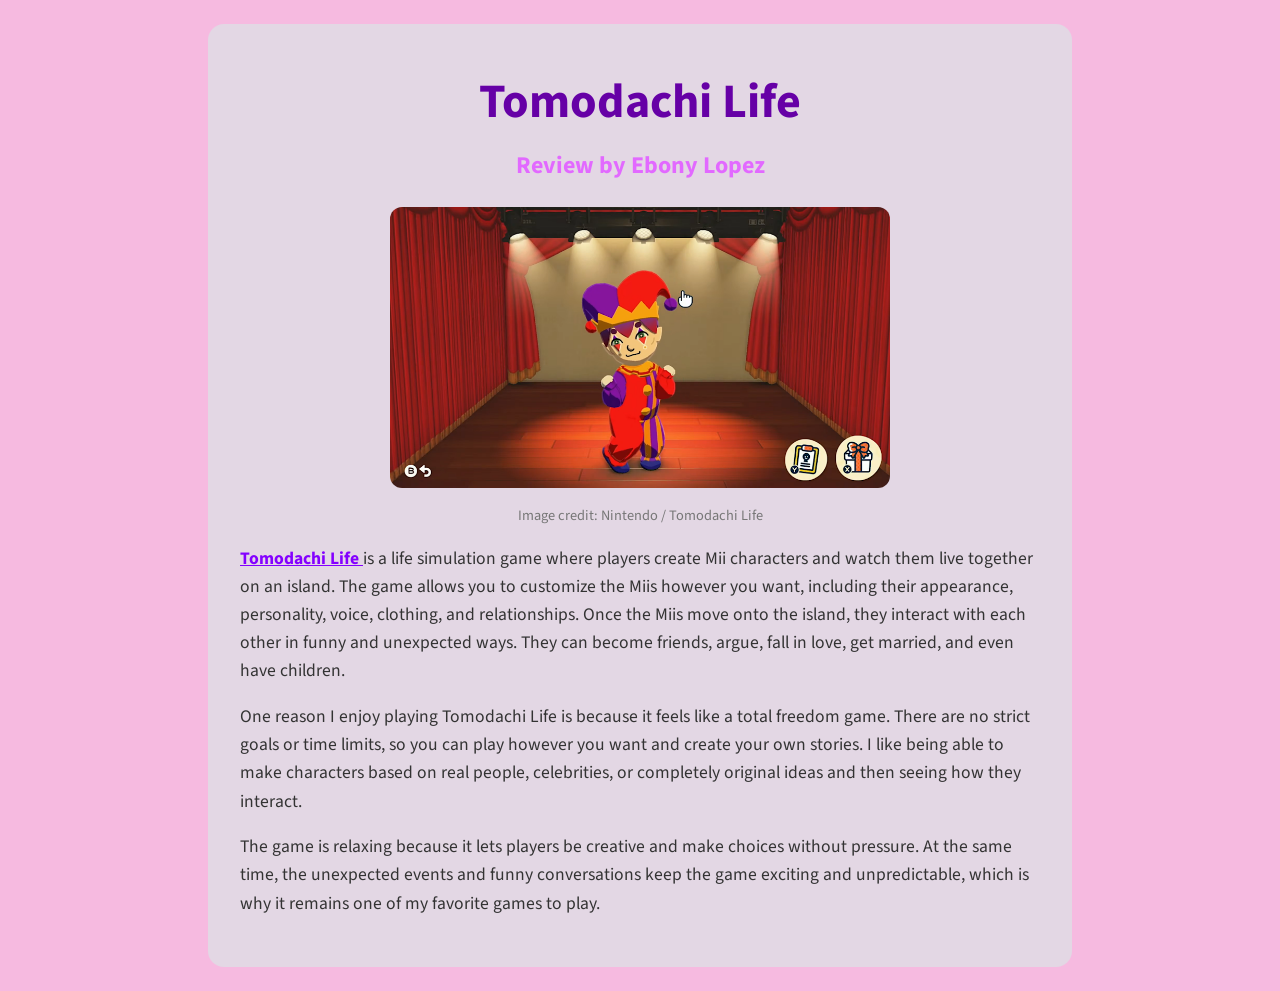
<file: Assignment Intro to HTML CSS/index.html>
<!DOCTYPE html>
  <head>
    <meta charset="utf-8">
  <!-- Main title of the webpage -->
  <title>Tomodachi Life</title>
    <link rel="stylesheet" href="https://fonts.googleapis.com/css?family=Source+Sans+3">
    <link rel="stylesheet" href="./style.css">
  </head>
  <body>
    <main id="review-page">
      <h1>Tomodachi Life</h1>
      <h3>Review by Ebony Lopez</h3>
      <img src="tomodachi.png" alt="Tomodachi Life game image" class="game-image">
      <p class="image-credit">
        Image credit: Nintendo / Tomodachi Life
      </p>
      <!-- main text, with link to purchase tomodachi -->
      <p>
        <a href="https://www.nintendo.com/us/store/products/tomodachi-life-living-the-dream-switch/" target="_blank">
          Tomodachi Life
        </a>
        is a life simulation game where players create Mii characters and watch them live together on an island.
        The game allows you to customize the Miis however you want, including their appearance, personality, voice,
        clothing, and relationships. Once the Miis move onto the island, they interact with each other in funny and
        unexpected ways. They can become friends, argue, fall in love, get married, and even have children.
      </p>

      <p>
        One reason I enjoy playing Tomodachi Life is because it feels like a total freedom game. There are no strict
        goals or time limits, so you can play however you want and create your own stories. I like being able to make
        characters based on real people, celebrities, or completely original ideas and then seeing how they interact.
      </p>

      <p>
        The game is relaxing because it lets players be creative and make choices without pressure. At the same time,
        the unexpected events and funny conversations keep the game exciting and unpredictable, which is why it remains
        one of my favorite games to play.
      </p>
    </main>
  </body>
</html>
</file>
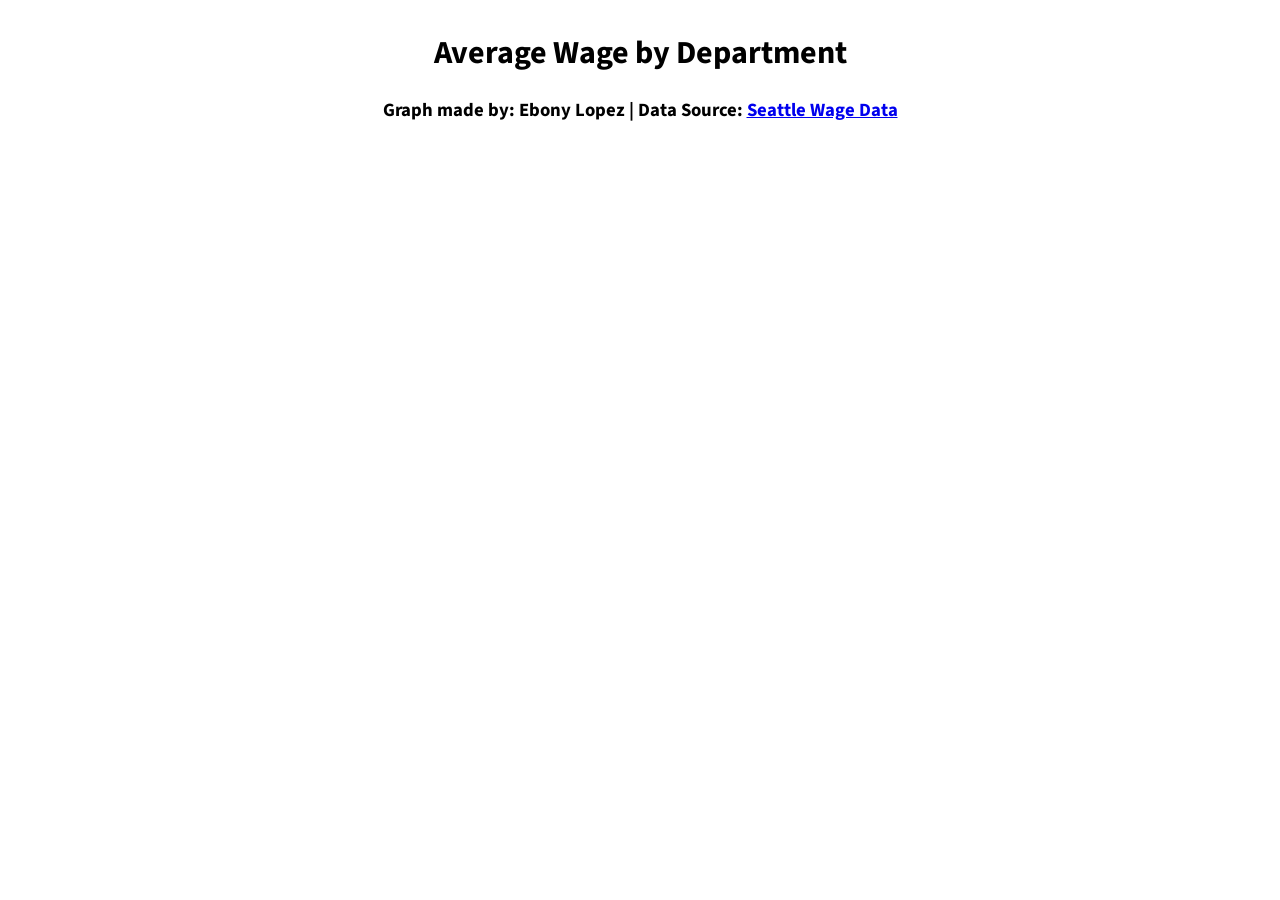
<file: D3 HW1/index.html>
<!DOCTYPE html>
<html lang="en">
    <head>
        <meta charset="utf-8">
        <title>Average Wage by Department</title>
        <link rel="stylesheet" href="https://fonts.googleapis.com/css?family=Source+Sans+3">
        <link rel="stylesheet" href="./style.css">
    </head>
    <body>
        <h1>Average Wage by Department</h1>
        <h3>Graph made by: Ebony Lopez | Data Source: <a href="https://data.seattle.gov/City-Administration/City-of-Seattle-Wage-Data/2khk-5ukd/about_data" target="_blank">Seattle Wage Data</a></h3>
        <script src="https://d3js.org/d3.v7.min.js"></script>
        <script src="./main.js"></script>       
    </body>
</html>
</file>
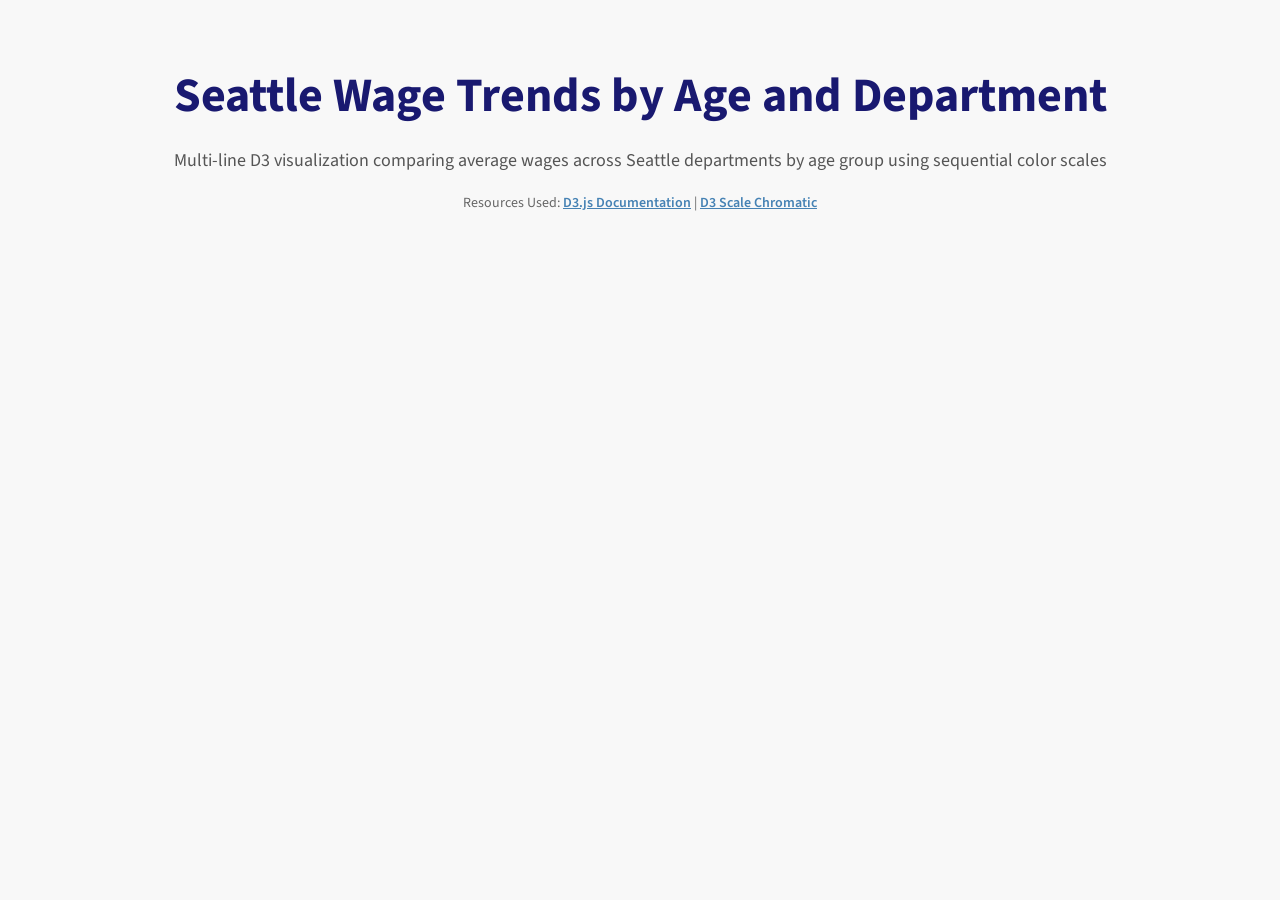
<file: D3 HW2/index.html>
<!DOCTYPE html>
<html lang="en">

<head>
    <meta charset="utf-8">
    <title>Average Wage by Age Group and Department</title>

    <link rel="stylesheet" href="https://fonts.googleapis.com/css?family=Source+Sans+3">

    <link rel="stylesheet" href="./style.css">
</head>

<body>

    <h1>Seattle Wage Trends by Age and Department</h1>

    <p class="subtitle">
        Multi-line D3 visualization comparing average wages across
        Seattle departments by age group using sequential color scales
    </p>
    <p class="resources">
    Resources Used:
    <a href="https://d3js.org/" target="_blank">D3.js Documentation</a>
    |
    <a href="https://d3js.org/d3-scale-chromatic" target="_blank">
        D3 Scale Chromatic
    </a>
</p>

    <script src="https://d3js.org/d3.v7.min.js"></script>
    <script src="./main.js"></script>

</body>

</html>
</file>
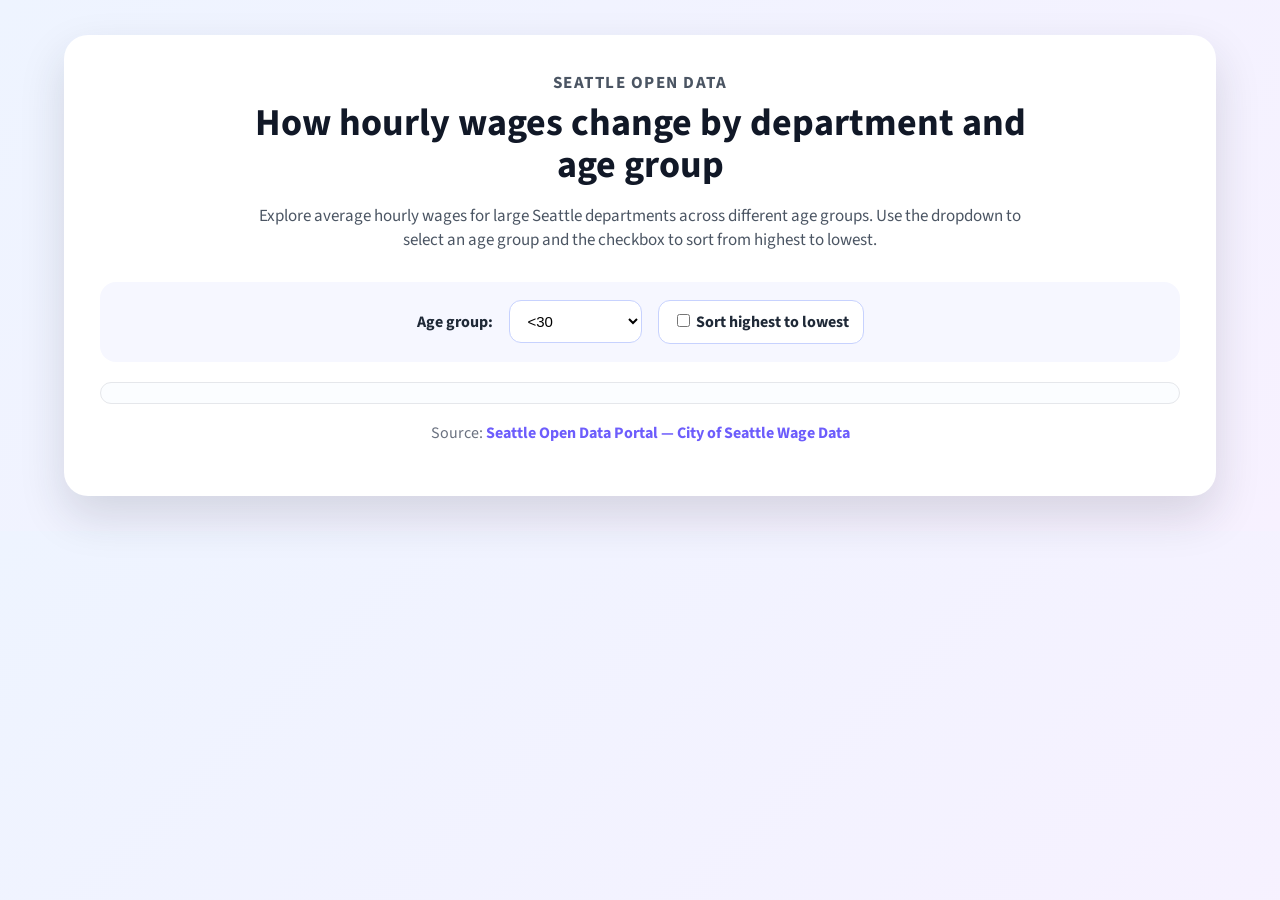
<file: D3 HW3/index.html>
<!DOCTYPE html>
<html lang="en">
<head>
    <meta charset="utf-8">
    <title>Seattle Wages by Department and Age</title>
    <link rel="stylesheet" href="https://fonts.googleapis.com/css?family=Source+Sans+3">
    <link rel="stylesheet" href="./style.css">
</head>

<body>
    <main class="container">
        <section class="intro">
            <p class="eyebrow">Seattle Open Data</p>
            <h1>How hourly wages change by department and age group</h1>
            <p>
                Explore average hourly wages for large Seattle departments across different age groups.
                Use the dropdown to select an age group and the checkbox to sort from highest to lowest.
            </p>
        </section>

        <section class="controls">
            <label for="ageSelect">Age group:</label>

            <select id="ageSelect">
                <option value="<30">&lt;30</option>
                <option value="30 - 40">30 - 40</option>
                <option value="40 - 50">40 - 50</option>
                <option value="50 - 60">50 - 60</option>
                <option value="60 +">60 +</option>
            </select>

            <label class="checkbox">
                <input type="checkbox" id="sortCheck">
                Sort highest to lowest
            </label>
        </section>

        <div id="chart"></div>

        <p class="source">
            Source:
            <a href="https://data.seattle.gov/City-Administration/City-of-Seattle-Wage-Data/2khk-5ukd/about_data" target="_blank">
                Seattle Open Data Portal — City of Seattle Wage Data
            </a>
        </p>
    </main>

    <script src="https://d3js.org/d3.v7.min.js"></script>
    <script src="./main.js"></script>
</body>
</html>
</file>
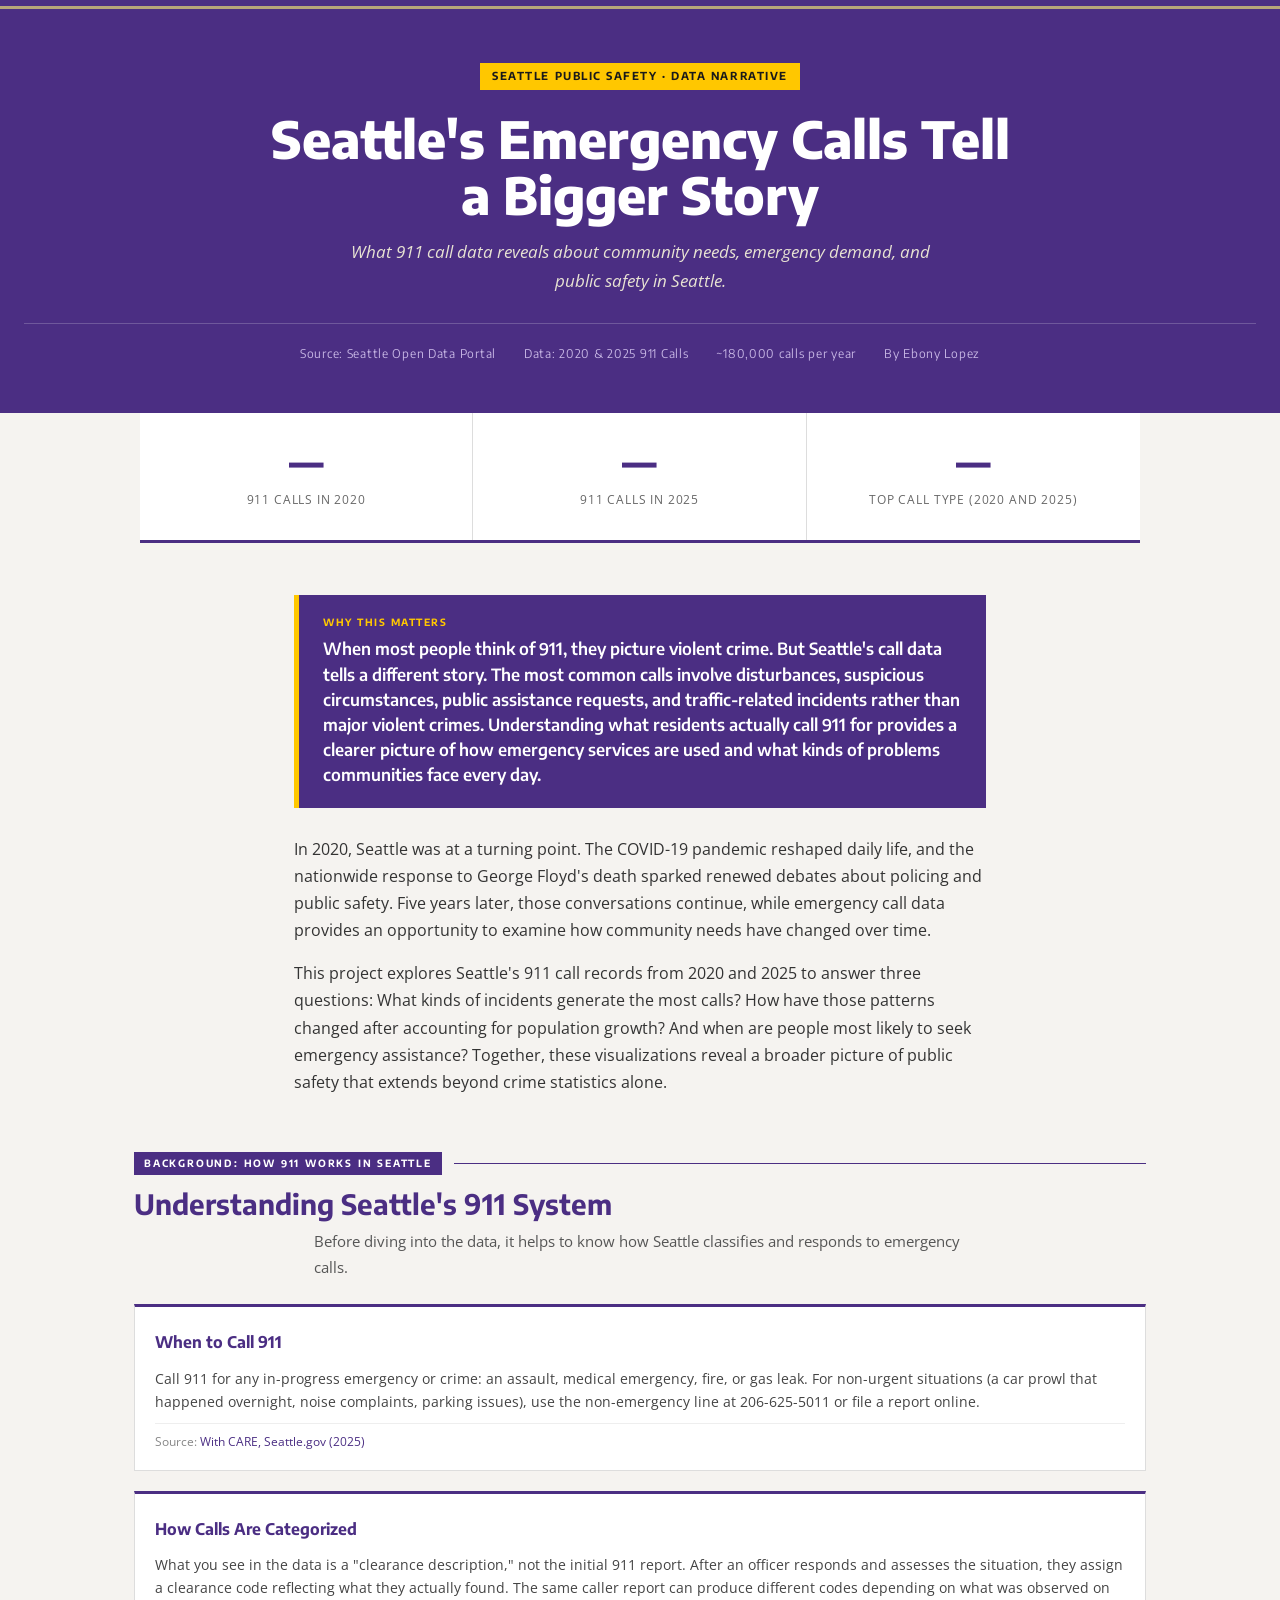
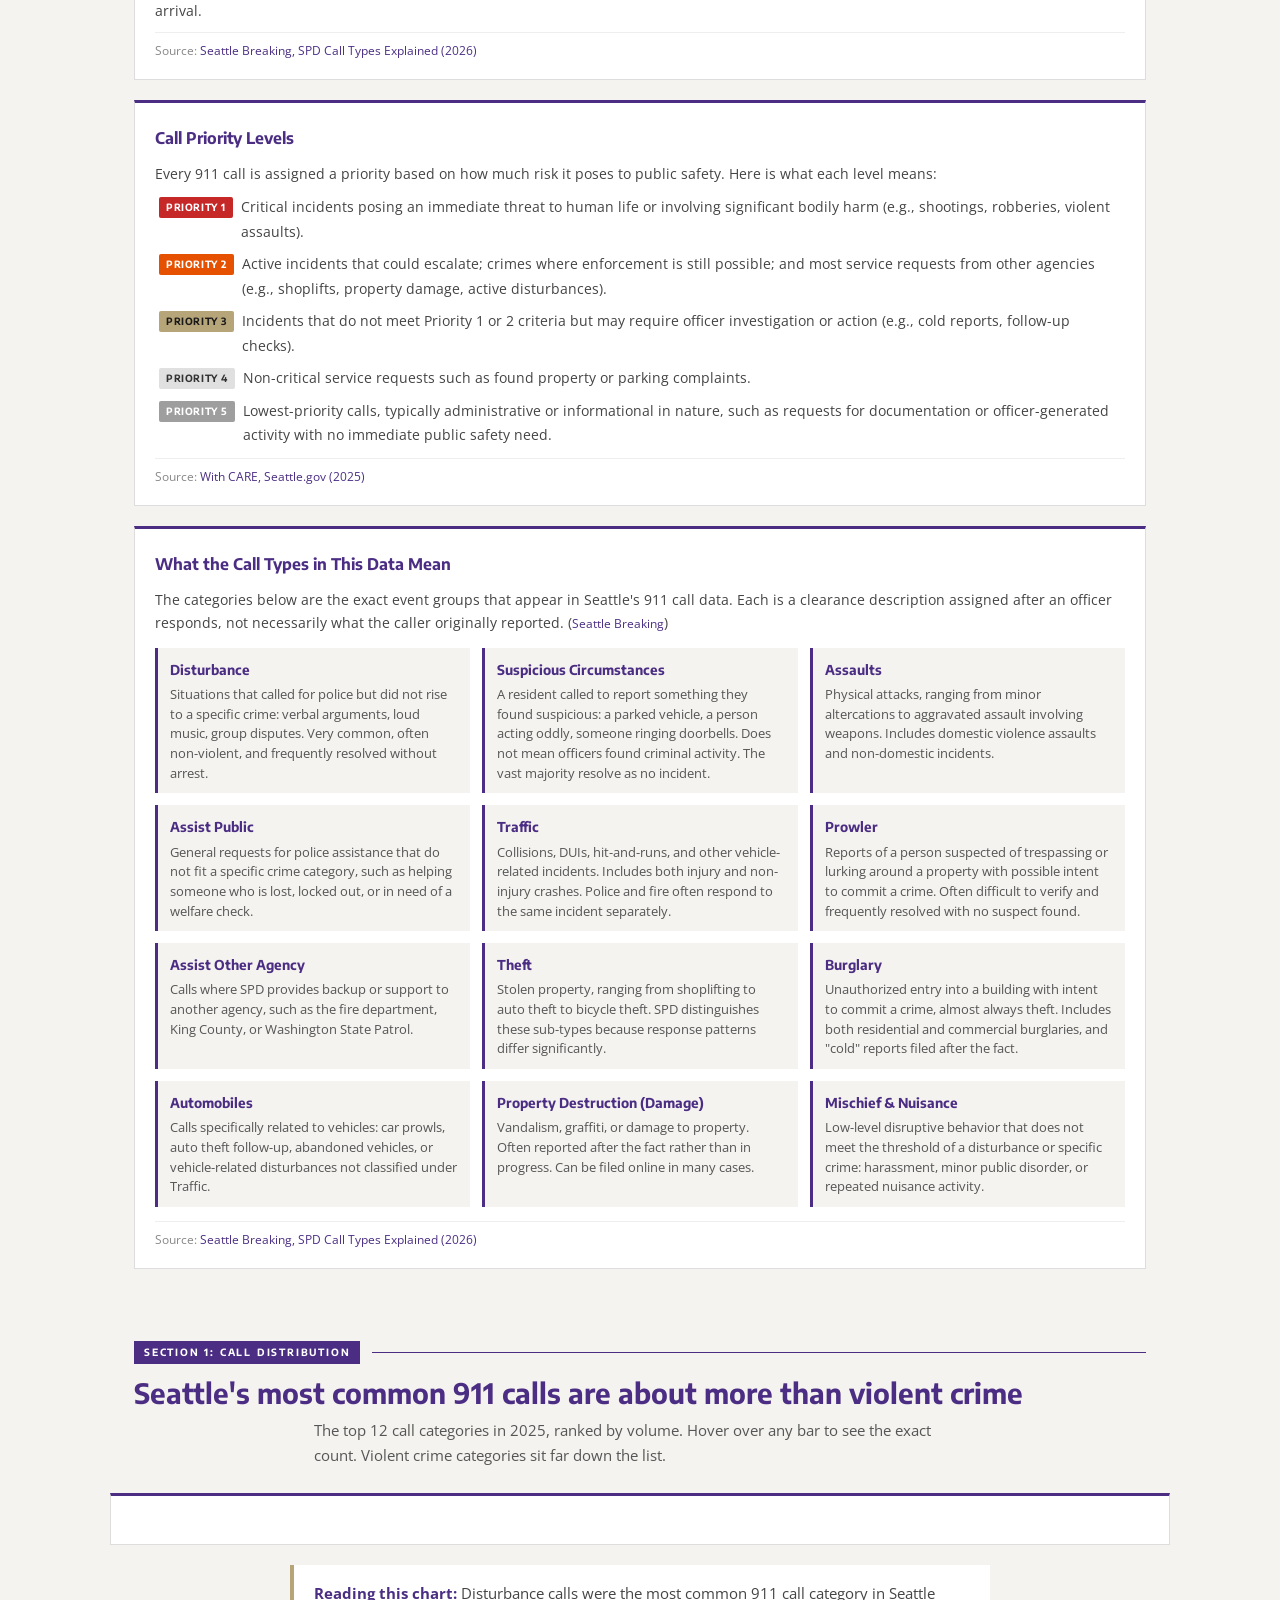
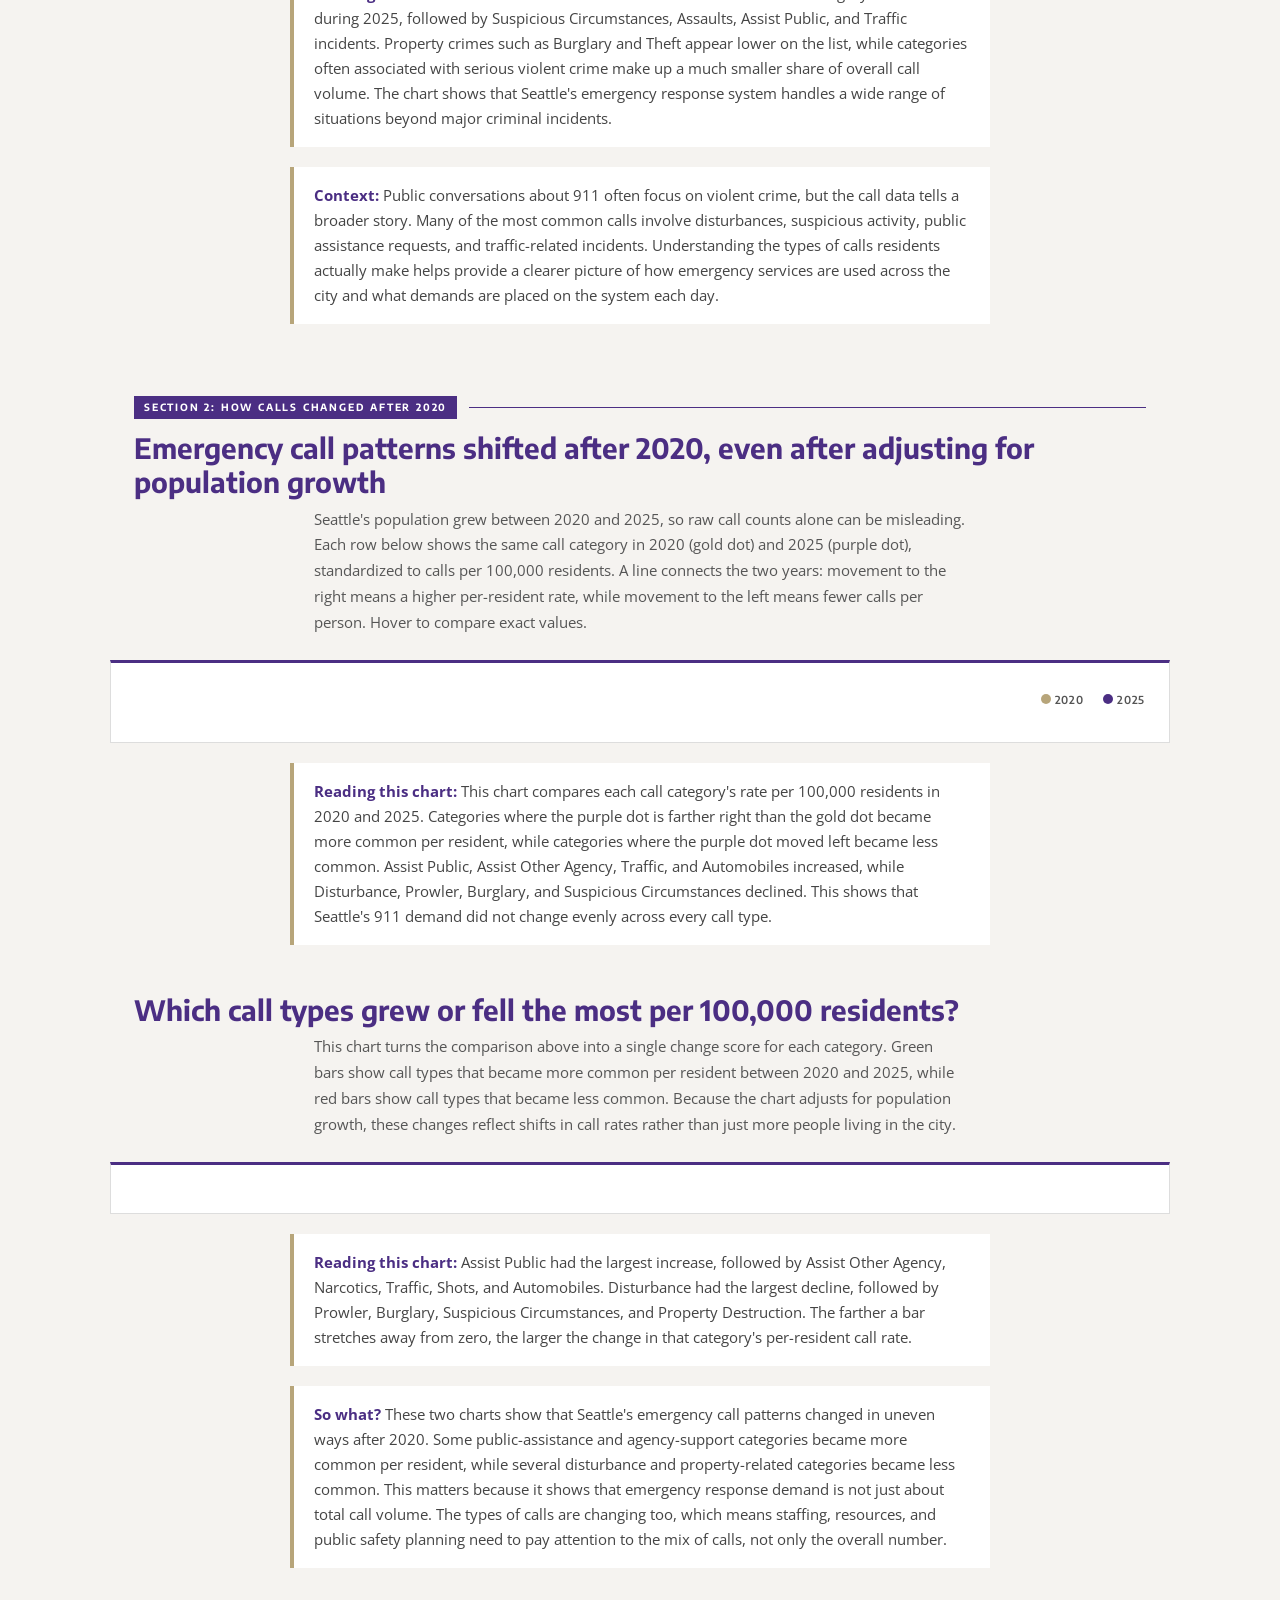
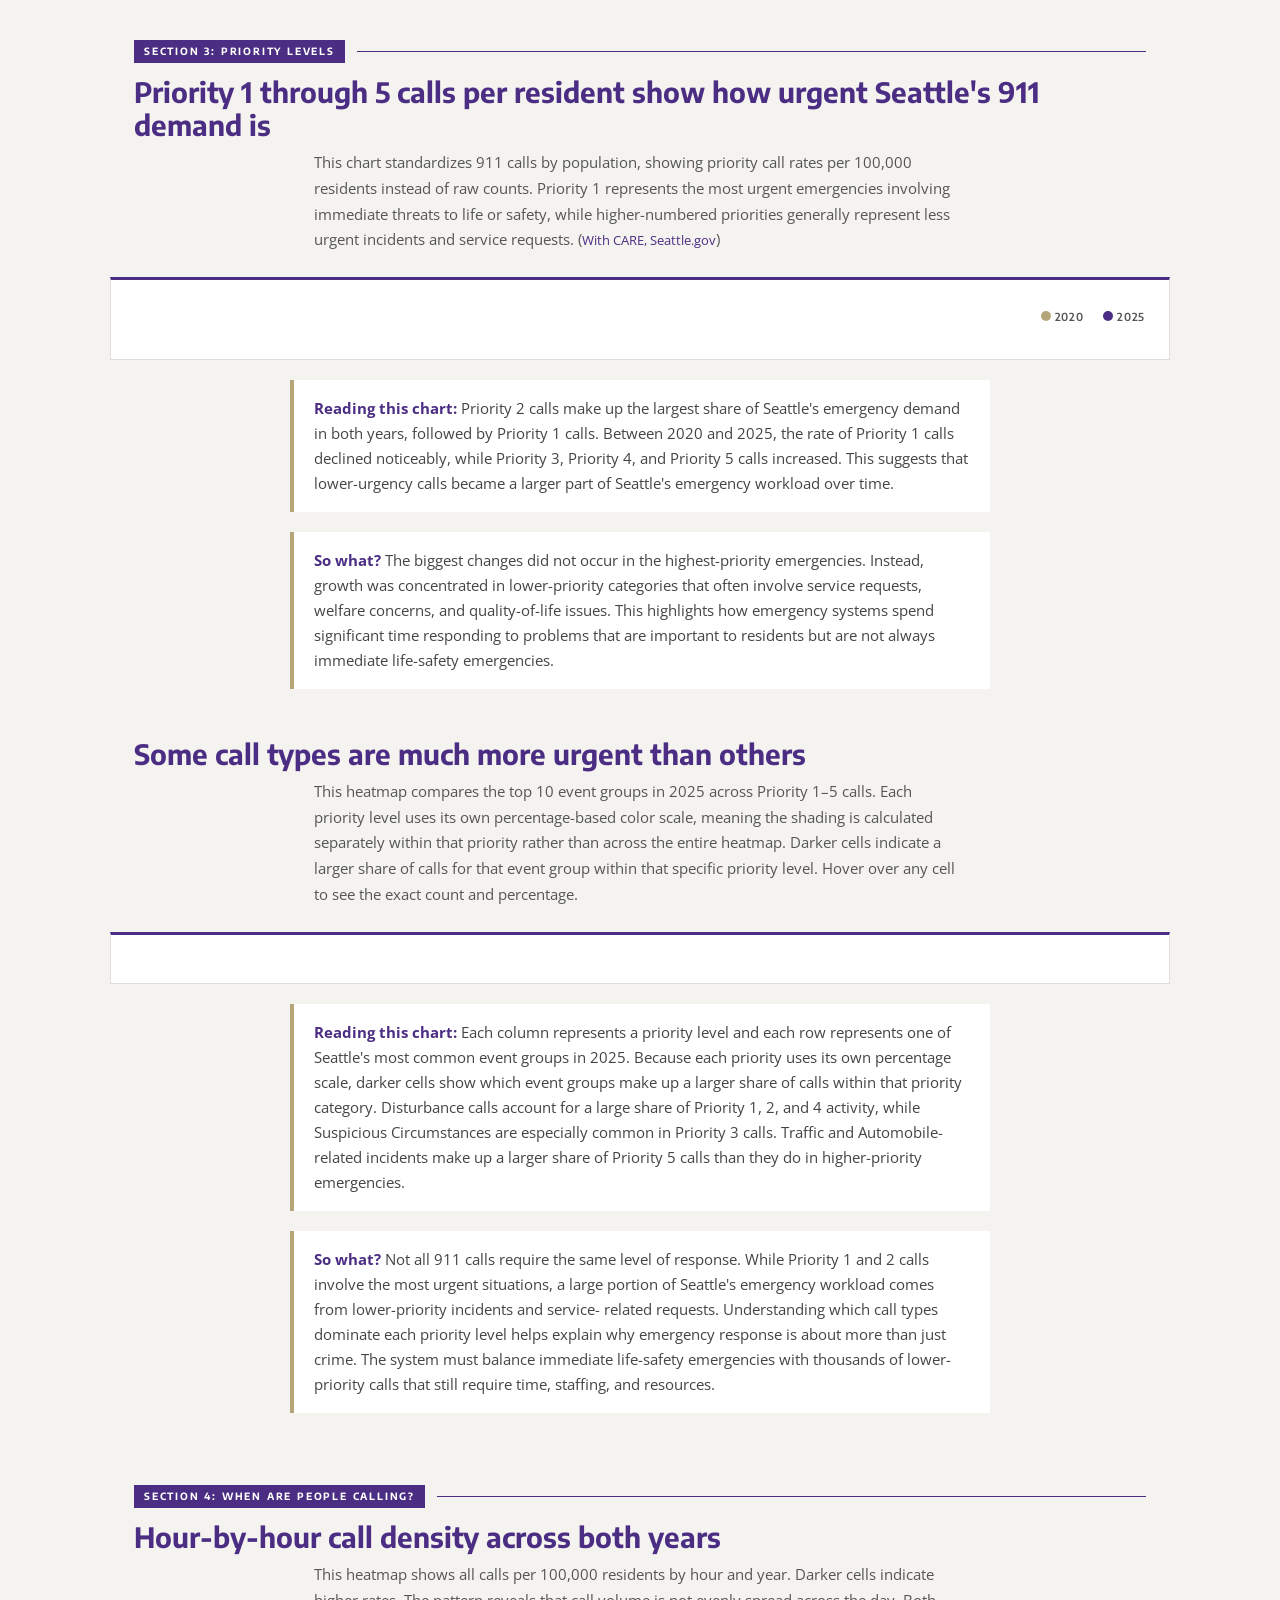
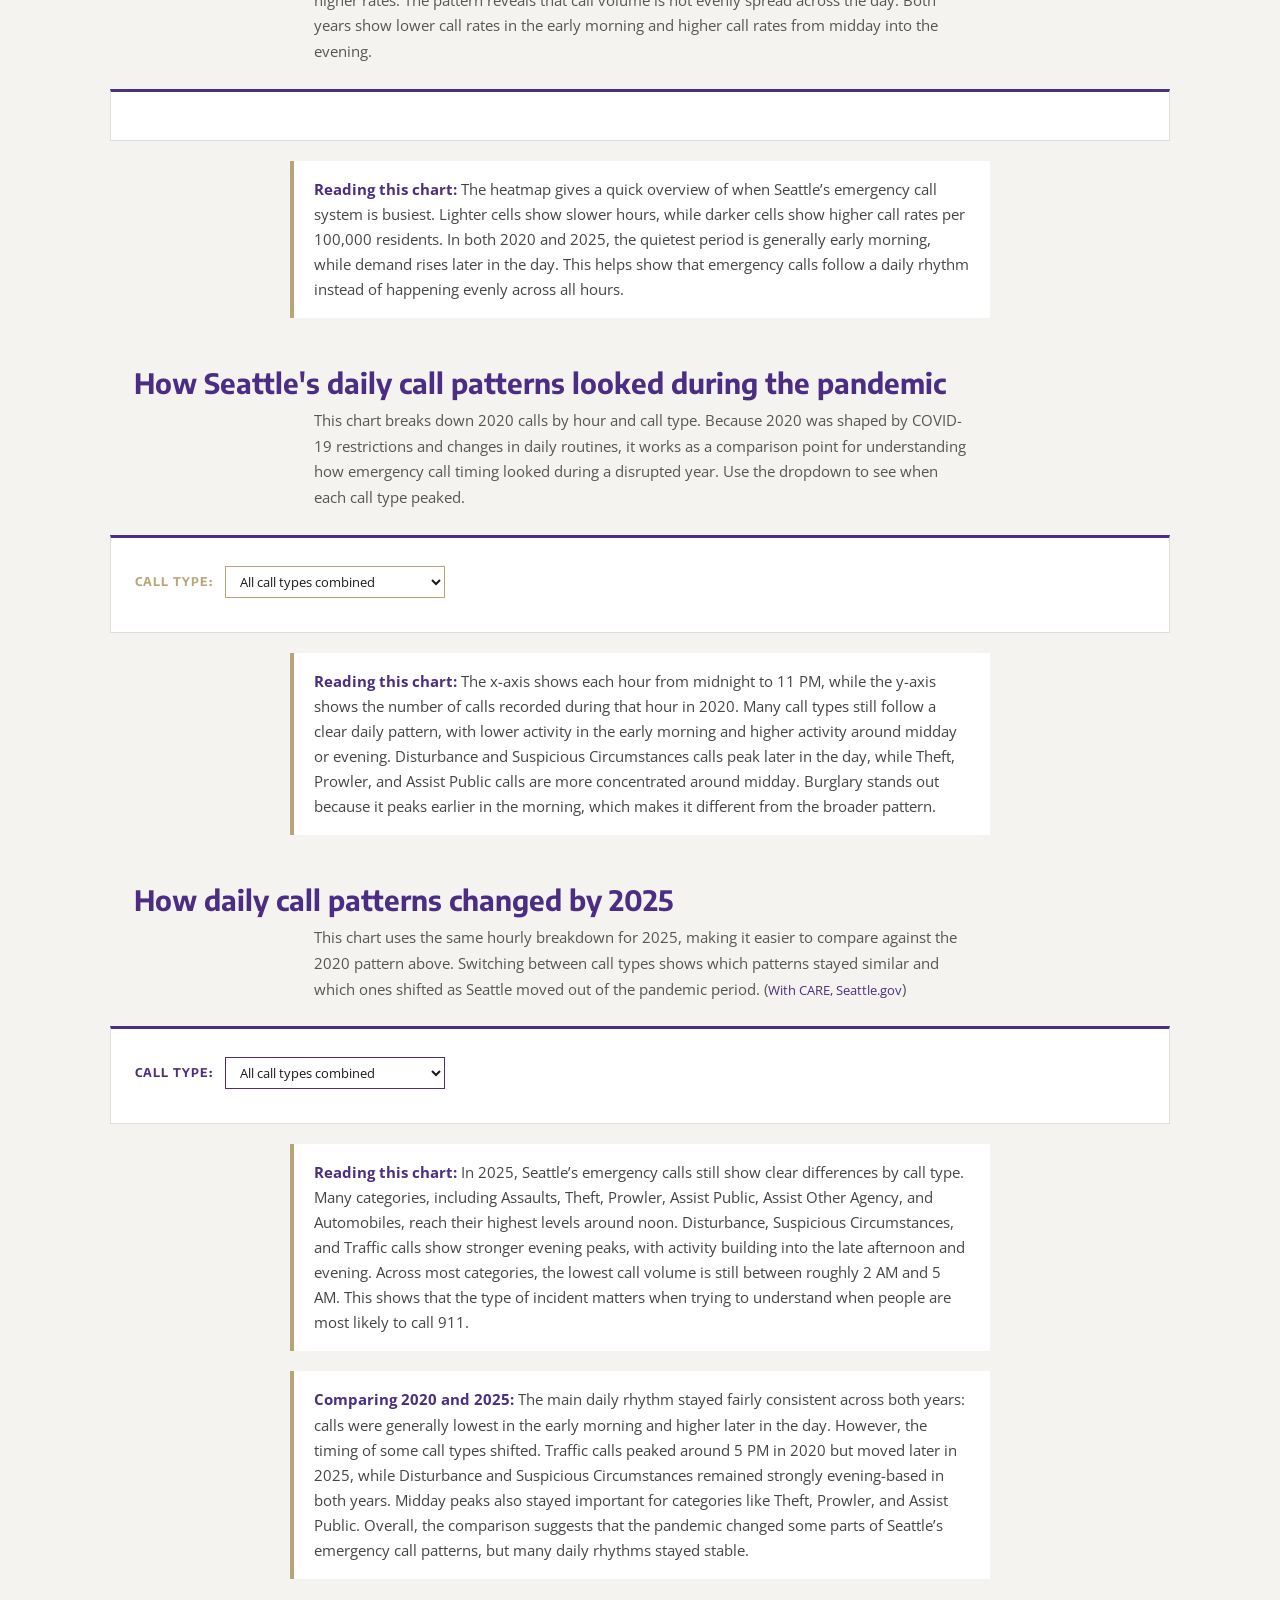
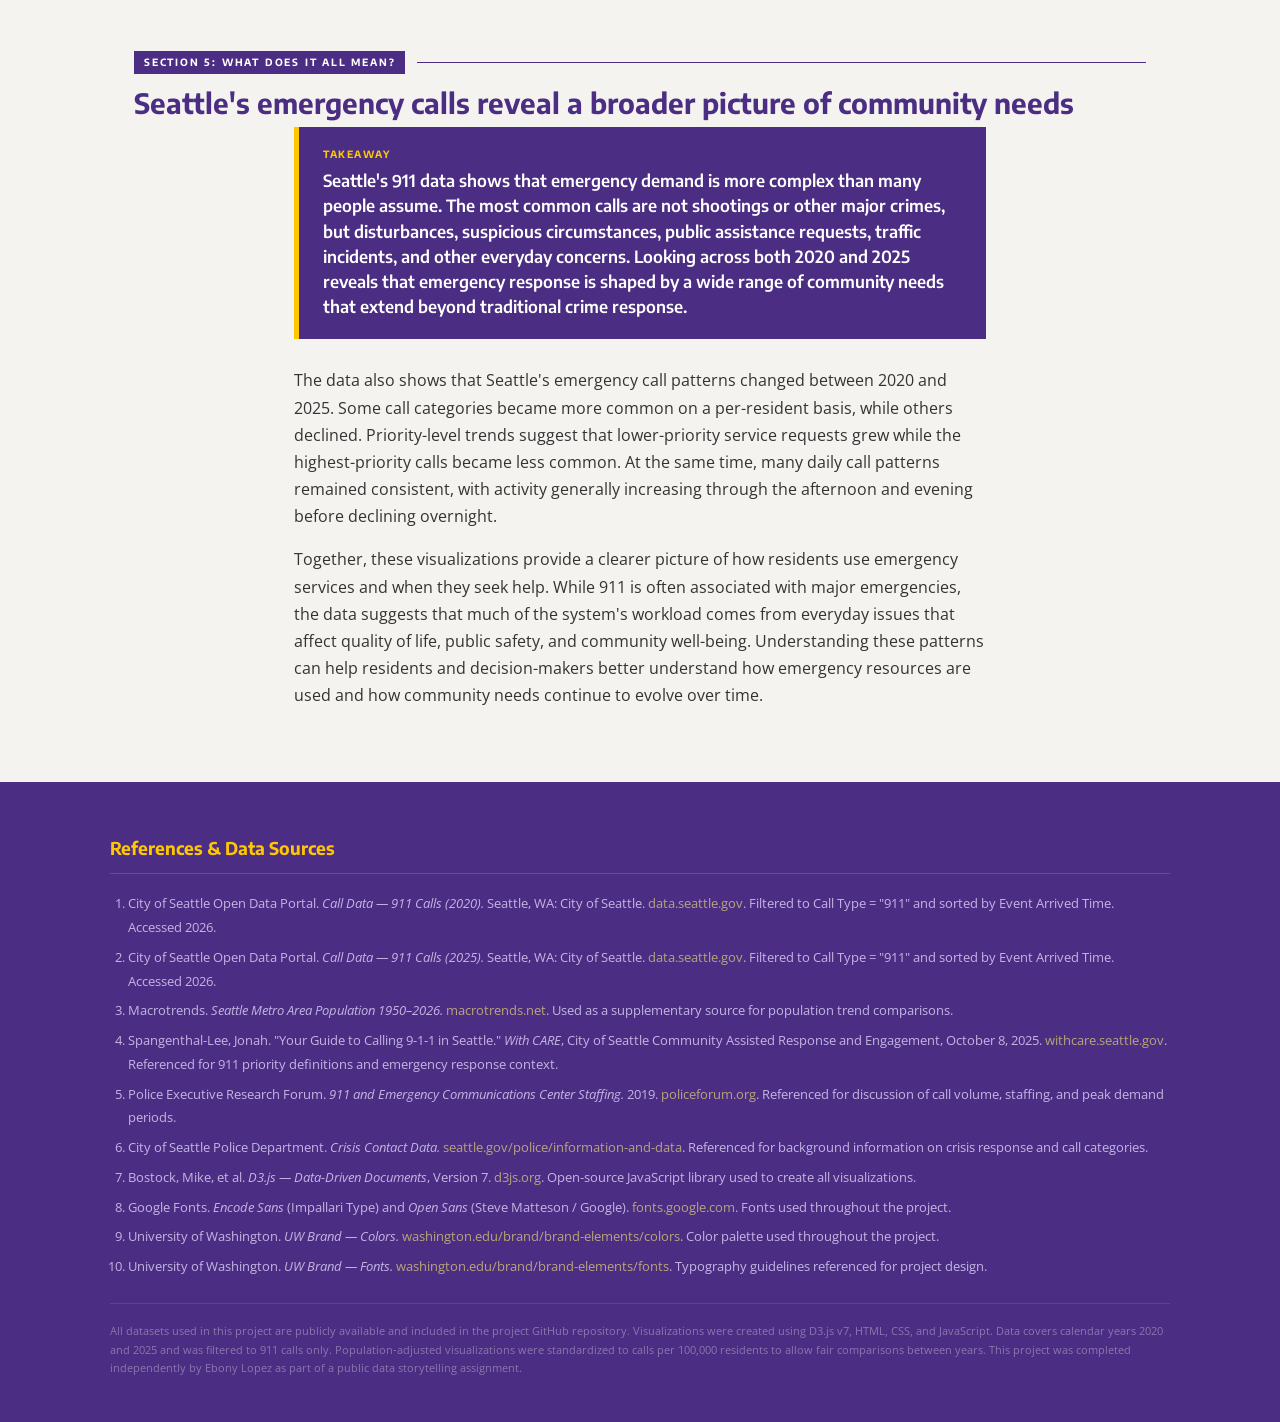
<file: Project2/index.html>
<!DOCTYPE html>
<html lang="en">

<head>
  <meta charset="UTF-8">
  <meta name="viewport" content="width=device-width, initial-scale=1.0">
  <title>Seattle's Emergency Calls Tell a Bigger Story</title>
  <link rel="stylesheet" href="style.css">
  <script src="https://d3js.org/d3.v7.min.js"></script>
</head>

<body>

  <div class="top-bar"></div>
  <div class="gold-bar"></div>

  <!-- HEADER -->
  <header>
    <div class="label">Seattle Public Safety · Data Narrative</div>

    <h1>Seattle's Emergency Calls Tell a Bigger Story</h1>

    <p class="subtitle">
      What 911 call data reveals about community needs, emergency demand, and public
      safety in Seattle.
    </p>
    <div class="header-meta">
      <span>Source: Seattle Open Data Portal</span>
      <span>Data: 2020 &amp; 2025 911 Calls</span>
      <span>~180,000 calls per year</span>
      <span>By Ebony Lopez</span>
    </div>
  </header>

  <!-- STAT ROW -->
  <div class="stat-row">
    <div class="stat-block">
      <span class="stat-number" id="stat-total-2020">—</span>
      <span class="stat-label">911 Calls in 2020</span>
    </div>
    <div class="stat-block">
      <span class="stat-number" id="stat-total-2025">—</span>
      <span class="stat-label">911 Calls in 2025</span>
    </div>
    <div class="stat-block">
      <span class="stat-number" id="stat-top-cat">—</span>
      <span class="stat-label">Top Call Type (2020 and 2025)</span>
    </div>
  </div>

  <!-- INTRO -->
  <div class="intro-block">
    <div class="so-what">
      <span>Why this matters</span>
      When most people think of 911, they picture violent crime. But Seattle's call
      data tells a different story. The most common calls involve disturbances,
      suspicious circumstances, public assistance requests, and traffic-related
      incidents rather than major violent crimes. Understanding what residents
      actually call 911 for provides a clearer picture of how emergency services are
      used and what kinds of problems communities face every day.
    </div>

    <p>
      In 2020, Seattle was at a turning point. The COVID-19 pandemic reshaped daily
      life, and the nationwide response to George Floyd's death sparked renewed
      debates about policing and public safety. Five years later, those conversations
      continue, while emergency call data provides an opportunity to examine how
      community needs have changed over time.
    </p>

    <p>
      This project explores Seattle's 911 call records from 2020 and 2025 to answer
      three questions: What kinds of incidents generate the most calls? How have
      those patterns changed after accounting for population growth? And when are
      people most likely to seek emergency assistance? Together, these visualizations
      reveal a broader picture of public safety that extends beyond crime statistics
      alone.
    </p>
  </div>

  <!-- EXPLAINER: HOW 911 WORKS -->
  <section class="story-section">
    <div class="section-label">
      <span class="section-tag">Background: How 911 Works in Seattle</span>
      <div class="section-rule"></div>
    </div>
    <h2>Understanding Seattle's 911 System</h2>
    <p class="section-text">
      Before diving into the data, it helps to know how Seattle classifies and responds to emergency calls.
    </p>

    <div class="explainer-grid">

      <div class="explainer-card priority-card">
        <h3>When to Call 911</h3>
        <p>Call 911 for any in-progress emergency or crime: an assault, medical emergency, fire, or gas leak. For
          non-urgent situations (a car prowl that happened overnight, noise complaints, parking issues), use the
          non-emergency line at 206-625-5011 or file a report online.</p>
        <p class="explainer-cite">Source: <a
            href="https://withcare.seattle.gov/2025/10/08/your-guide-to-calling-9-1-1-in-seattle/" target="_blank">With
            CARE, Seattle.gov (2025)</a></p>
      </div>

      <div class="explainer-card priority-card">
        <h3>How Calls Are Categorized</h3>
        <p>What you see in the data is a "clearance description," not the initial 911 report. After an officer responds
          and assesses the situation, they assign a clearance code reflecting what they actually found. The same caller
          report can produce different codes depending on what was observed on arrival.</p>
        <p class="explainer-cite">Source: <a href="https://www.seattlebreaking.com/articles/spd-call-types-explained"
            target="_blank">Seattle Breaking, SPD Call Types Explained (2026)</a></p>
      </div>

      <div class="explainer-card priority-card">
        <h3>Call Priority Levels</h3>
        <p>Every 911 call is assigned a priority based on how much risk it poses to public safety. Here is what each
          level means:</p>
        <ul class="priority-list">
          <li><strong class="priority-badge p1">Priority 1</strong> Critical incidents posing an immediate threat to
            human life or involving significant bodily harm (e.g., shootings, robberies, violent assaults).</li>
          <li><strong class="priority-badge p2">Priority 2</strong> Active incidents that could escalate; crimes where
            enforcement is still possible; and most service requests from other agencies (e.g., shoplifts, property
            damage, active disturbances).</li>
          <li><strong class="priority-badge p3">Priority 3</strong> Incidents that do not meet Priority 1 or 2 criteria
            but may require officer investigation or action (e.g., cold reports, follow-up checks).</li>
          <li><strong class="priority-badge p4">Priority 4</strong> Non-critical service requests such as found property
            or parking complaints.</li>
          <li><strong class="priority-badge p5">Priority 5</strong> Lowest-priority calls, typically administrative or
            informational in nature, such as requests for documentation or officer-generated activity with no immediate
            public safety need.</li>
        </ul>
        <p class="explainer-cite">Source: <a
            href="https://withcare.seattle.gov/2025/10/08/your-guide-to-calling-9-1-1-in-seattle/" target="_blank">With
            CARE, Seattle.gov (2025)</a></p>
      </div>

      <div class="explainer-card calltype-card">
        <h3>What the Call Types in This Data Mean</h3>
        <p>The categories below are the exact event groups that appear in Seattle's 911 call data. Each is a clearance
          description assigned after an officer responds, not necessarily what the caller originally reported.
          (<a href="https://www.seattlebreaking.com/articles/spd-call-types-explained" target="_blank"
            class="inline-cite">Seattle Breaking</a>)</p>
        <div class="calltype-grid">
          <div class="calltype-item">
            <span class="calltype-name">Disturbance</span>
            <span class="calltype-def">Situations that called for police but did not rise to a specific crime: verbal
              arguments, loud music, group disputes. Very common, often non-violent, and frequently resolved without
              arrest.</span>
          </div>
          <div class="calltype-item">
            <span class="calltype-name">Suspicious Circumstances</span>
            <span class="calltype-def">A resident called to report something they found suspicious: a parked vehicle, a
              person acting oddly, someone ringing doorbells. Does not mean officers found criminal activity. The vast
              majority resolve as no incident.</span>
          </div>
          <div class="calltype-item">
            <span class="calltype-name">Assaults</span>
            <span class="calltype-def">Physical attacks, ranging from minor altercations to aggravated assault involving
              weapons. Includes domestic violence assaults and non-domestic incidents.</span>
          </div>
          <div class="calltype-item">
            <span class="calltype-name">Assist Public</span>
            <span class="calltype-def">General requests for police assistance that do not fit a specific crime category,
              such as helping someone who is lost, locked out, or in need of a welfare check.</span>
          </div>
          <div class="calltype-item">
            <span class="calltype-name">Traffic</span>
            <span class="calltype-def">Collisions, DUIs, hit-and-runs, and other vehicle-related incidents. Includes
              both injury and non-injury crashes. Police and fire often respond to the same incident separately.</span>
          </div>
          <div class="calltype-item">
            <span class="calltype-name">Prowler</span>
            <span class="calltype-def">Reports of a person suspected of trespassing or lurking around a property with
              possible intent to commit a crime. Often difficult to verify and frequently resolved with no suspect
              found.</span>
          </div>
          <div class="calltype-item">
            <span class="calltype-name">Assist Other Agency</span>
            <span class="calltype-def">Calls where SPD provides backup or support to another agency, such as the fire
              department, King County, or Washington State Patrol.</span>
          </div>
          <div class="calltype-item">
            <span class="calltype-name">Theft</span>
            <span class="calltype-def">Stolen property, ranging from shoplifting to auto theft to bicycle theft. SPD
              distinguishes these sub-types because response patterns differ significantly.</span>
          </div>
          <div class="calltype-item">
            <span class="calltype-name">Burglary</span>
            <span class="calltype-def">Unauthorized entry into a building with intent to commit a crime, almost always
              theft. Includes both residential and commercial burglaries, and "cold" reports filed after the
              fact.</span>
          </div>
          <div class="calltype-item">
            <span class="calltype-name">Automobiles</span>
            <span class="calltype-def">Calls specifically related to vehicles: car prowls, auto theft follow-up,
              abandoned vehicles, or vehicle-related disturbances not classified under Traffic.</span>
          </div>
          <div class="calltype-item">
            <span class="calltype-name">Property Destruction (Damage)</span>
            <span class="calltype-def">Vandalism, graffiti, or damage to property. Often reported after the fact rather
              than in progress. Can be filed online in many cases.</span>
          </div>
          <div class="calltype-item">
            <span class="calltype-name">Mischief &amp; Nuisance</span>
            <span class="calltype-def">Low-level disruptive behavior that does not meet the threshold of a disturbance
              or specific crime: harassment, minor public disorder, or repeated nuisance activity.</span>
          </div>
        </div>
        <p class="explainer-cite">Source: <a href="https://www.seattlebreaking.com/articles/spd-call-types-explained"
            target="_blank">Seattle Breaking, SPD Call Types Explained (2026)</a></p>
      </div>

    </div>
  </section>

  <!-- SECTION 1: CALL DISTRIBUTION -->
  <section class="story-section">
    <div class="section-label">
      <span class="section-tag">Section 1: Call Distribution</span>
      <div class="section-rule"></div>
    </div>
    <h2>Seattle's most common 911 calls are about more than violent crime</h2>
    <p class="section-text">
      The top 12 call categories in 2025, ranked by volume. Hover over any bar to see the exact count. Violent crime
      categories sit far down the list.
    </p>

    <div class="chart-card">
      <div id="bar-chart"></div>
    </div>
    <div class="callout">
      <strong>Reading this chart:</strong> Disturbance calls were the most common 911 call category
      in Seattle during 2025, followed by Suspicious Circumstances, Assaults, Assist Public, and
      Traffic incidents. Property crimes such as Burglary and Theft appear lower on the list, while
      categories often associated with serious violent crime make up a much smaller share of overall
      call volume. The chart shows that Seattle's emergency response system handles a wide range of
      situations beyond major criminal incidents.
    </div>

    <div class="callout">
      <strong>Context:</strong> Public conversations about 911 often focus on violent crime, but the
      call data tells a broader story. Many of the most common calls involve disturbances, suspicious
      activity, public assistance requests, and traffic-related incidents. Understanding the types of
      calls residents actually make helps provide a clearer picture of how emergency services are used
      across the city and what demands are placed on the system each day.
    </div>
  </section>

  <!-- SECTION 2: 2020 VS 2025 COMPARE -->
  <section class="story-section">
    <div class="section-label">
      <span class="section-tag">Section 2: How Calls Changed After 2020</span>
      <div class="section-rule"></div>
    </div>

    <h2>Emergency call patterns shifted after 2020, even after adjusting for population growth</h2>
    <p class="section-text">
      Seattle's population grew between 2020 and 2025, so raw call counts alone can be misleading.
      Each row below shows the same call category in 2020 (gold dot) and 2025 (purple dot),
      standardized to calls per 100,000 residents. A line connects the two years: movement
      to the right means a higher per-resident rate, while movement to the left means fewer
      calls per person. Hover to compare exact values.
    </p>

    <div class="chart-card">
      <div class="legend">
        <span><span class="legend-dot dot-2020"></span>2020</span>
        <span><span class="legend-dot dot-2025"></span>2025</span>
      </div>
      <div id="standardized-chart"></div>
    </div>

    <div class="callout">
      <strong>Reading this chart:</strong> This chart compares each call category's rate
      per 100,000 residents in 2020 and 2025. Categories where the purple dot is farther
      right than the gold dot became more common per resident, while categories where the
      purple dot moved left became less common. Assist Public, Assist Other Agency, Traffic,
      and Automobiles increased, while Disturbance, Prowler, Burglary, and Suspicious
      Circumstances declined. This shows that Seattle's 911 demand did not change evenly
      across every call type.
    </div>

    <h2 style="margin-top: 40px;">Which call types grew or fell the most per 100,000 residents?</h2>
    <p class="section-text">
      This chart turns the comparison above into a single change score for each category.
      Green bars show call types that became more common per resident between 2020 and 2025,
      while red bars show call types that became less common. Because the chart adjusts for
      population growth, these changes reflect shifts in call rates rather than just more
      people living in the city.
    </p>

    <div class="chart-card">
      <div id="pop-adj-change-chart"></div>
    </div>

    <div class="callout">
      <strong>Reading this chart:</strong> Assist Public had the largest increase, followed
      by Assist Other Agency, Narcotics, Traffic, Shots, and Automobiles. Disturbance had
      the largest decline, followed by Prowler, Burglary, Suspicious Circumstances, and
      Property Destruction. The farther a bar stretches away from zero, the larger the
      change in that category's per-resident call rate.
    </div>

    <div class="callout">
      <strong>So what?</strong> These two charts show that Seattle's emergency call patterns
      changed in uneven ways after 2020. Some public-assistance and agency-support categories
      became more common per resident, while several disturbance and property-related
      categories became less common. This matters because it shows that emergency response
      demand is not just about total call volume. The types of calls are changing too, which
      means staffing, resources, and public safety planning need to pay attention to the mix
      of calls, not only the overall number.
    </div>
  </section>

  <!-- PRIORITY CHARTS -->
  <section class="story-section">
    <div class="section-label">
      <span class="section-tag">Section 3: Priority Levels</span>
      <div class="section-rule"></div>
    </div>

    <h2>Priority 1 through 5 calls per resident show how urgent Seattle's 911 demand is</h2>
    <p class="section-text">
      This chart standardizes 911 calls by population, showing priority call rates per
      100,000 residents instead of raw counts. Priority 1 represents the most urgent
      emergencies involving immediate threats to life or safety, while higher-numbered
      priorities generally represent less urgent incidents and service requests.
      (<a href="https://withcare.seattle.gov/2025/10/08/your-guide-to-calling-9-1-1-in-seattle/" target="_blank"
        class="inline-cite">With CARE, Seattle.gov</a>)
    </p>

    <div class="chart-card">
      <div class="legend">
        <span><span class="legend-dot dot-2020"></span>2020</span>
        <span><span class="legend-dot dot-2025"></span>2025</span>
      </div>
      <div id="priority-rate-chart"></div>
    </div>

    <div class="callout">
      <strong>Reading this chart:</strong> Priority 2 calls make up the largest share of
      Seattle's emergency demand in both years, followed by Priority 1 calls. Between
      2020 and 2025, the rate of Priority 1 calls declined noticeably, while Priority 3,
      Priority 4, and Priority 5 calls increased. This suggests that lower-urgency calls
      became a larger part of Seattle's emergency workload over time.
    </div>

    <div class="callout">
      <strong>So what?</strong> The biggest changes did not occur in the highest-priority
      emergencies. Instead, growth was concentrated in lower-priority categories that
      often involve service requests, welfare concerns, and quality-of-life issues.
      This highlights how emergency systems spend significant time responding to problems
      that are important to residents but are not always immediate life-safety emergencies.
    </div>

    <h2 style="margin-top: 40px;">Some call types are much more urgent than others</h2>

    <p class="section-text">
      This heatmap compares the top 10 event groups in 2025 across Priority 1–5 calls.
      Each priority level uses its own percentage-based color scale, meaning the shading
      is calculated separately within that priority rather than across the entire heatmap.
      Darker cells indicate a larger share of calls for that event group within that
      specific priority level. Hover over any cell to see the exact count and percentage.
    </p>

    <div class="chart-card">
      <div id="event-priority-heatmap"></div>
    </div>

    <div class="callout">
      <strong>Reading this chart:</strong> Each column represents a priority level and
      each row represents one of Seattle's most common event groups in 2025. Because
      each priority uses its own percentage scale, darker cells show which event groups
      make up a larger share of calls within that priority category. Disturbance calls
      account for a large share of Priority 1, 2, and 4 activity, while Suspicious
      Circumstances are especially common in Priority 3 calls. Traffic and Automobile-
      related incidents make up a larger share of Priority 5 calls than they do in
      higher-priority emergencies.
    </div>

    <div class="callout">
      <strong>So what?</strong> Not all 911 calls require the same level of response.
      While Priority 1 and 2 calls involve the most urgent situations, a large portion
      of Seattle's emergency workload comes from lower-priority incidents and service-
      related requests. Understanding which call types dominate each priority level helps
      explain why emergency response is about more than just crime. The system must balance
      immediate life-safety emergencies with thousands of lower-priority calls that still
      require time, staffing, and resources.
    </div>
  </section>
  <!-- SECTION 4: TIME OF DAY -->
  <section class="story-section">
    <div class="section-label">
      <span class="section-tag">Section 4: When Are People Calling?</span>
      <div class="section-rule"></div>
    </div>

    <h2>Hour-by-hour call density across both years</h2>
    <p class="section-text">
      This heatmap shows all calls per 100,000 residents by hour and year.
      Darker cells indicate higher rates. The pattern reveals that call volume is
      not evenly spread across the day. Both years show lower call rates in the
      early morning and higher call rates from midday into the evening.
    </p>
    <div class="chart-card">
      <div id="hour-heatmap"></div>
    </div>

    <div class="callout">
      <strong>Reading this chart:</strong> The heatmap gives a quick overview of when
      Seattle’s emergency call system is busiest. Lighter cells show slower hours,
      while darker cells show higher call rates per 100,000 residents. In both 2020
      and 2025, the quietest period is generally early morning, while demand rises
      later in the day. This helps show that emergency calls follow a daily rhythm
      instead of happening evenly across all hours.
    </div>

    <h2 style="margin-top: 40px;">How Seattle's daily call patterns looked during the pandemic</h2>
    <p class="section-text">
      This chart breaks down 2020 calls by hour and call type. Because 2020 was shaped
      by COVID-19 restrictions and changes in daily routines, it works as a comparison
      point for understanding how emergency call timing looked during a disrupted year.
      Use the dropdown to see when each call type peaked.
    </p>

    <div class="chart-card">
      <div style="margin-bottom: 14px; display: flex; align-items: center; gap: 12px; flex-wrap: wrap;">
        <label for="calltype-select-2020"
          style="font-family: 'Encode Sans', Arial, sans-serif; font-size: 12px; font-weight: 700; text-transform: uppercase; letter-spacing: 0.08em; color: #b7a57a;">
          Call type:
        </label>
        <select id="calltype-select-2020"
          style="font-family: 'Open Sans', Arial, sans-serif; font-size: 13px; padding: 5px 10px; border: 1px solid #b7a57a; color: #1a1a1a; background: #fff; cursor: pointer; min-width: 220px;">
          <option value="ALL">All call types combined</option>
        </select>
        <span id="calltype-total-2020"
          style="font-family: 'Encode Sans', Arial, sans-serif; font-size: 11px; color: #888; letter-spacing: 0.04em;"></span>
      </div>
      <div id="hour-calltype-chart-2020"></div>
    </div>

    <div class="callout">
      <strong>Reading this chart:</strong> The x-axis shows each hour from midnight to
      11 PM, while the y-axis shows the number of calls recorded during that hour in
      2020. Many call types still follow a clear daily pattern, with lower activity
      in the early morning and higher activity around midday or evening. Disturbance
      and Suspicious Circumstances calls peak later in the day, while Theft, Prowler,
      and Assist Public calls are more concentrated around midday. Burglary stands
      out because it peaks earlier in the morning, which makes it different from the
      broader pattern.
    </div>

    <h2 style="margin-top: 40px;">How daily call patterns changed by 2025</h2>
    <p class="section-text">
      This chart uses the same hourly breakdown for 2025, making it easier to compare
      against the 2020 pattern above. Switching between call types shows which patterns
      stayed similar and which ones shifted as Seattle moved out of the pandemic period.
      (<a href="https://withcare.seattle.gov/2025/10/08/your-guide-to-calling-9-1-1-in-seattle/" target="_blank"
        class="inline-cite">With CARE, Seattle.gov</a>)
    </p>

    <div class="chart-card">
      <div style="margin-bottom: 14px; display: flex; align-items: center; gap: 12px; flex-wrap: wrap;">
        <label for="calltype-select"
          style="font-family: 'Encode Sans', Arial, sans-serif; font-size: 12px; font-weight: 700; text-transform: uppercase; letter-spacing: 0.08em; color: #4b2e83;">
          Call type:
        </label>
        <select id="calltype-select"
          style="font-family: 'Open Sans', Arial, sans-serif; font-size: 13px; padding: 5px 10px; border: 1px solid #4b2e83; color: #1a1a1a; background: #fff; cursor: pointer; min-width: 220px;">
          <option value="ALL">All call types combined</option>
        </select>
        <span id="calltype-total"
          style="font-family: 'Encode Sans', Arial, sans-serif; font-size: 11px; color: #888; letter-spacing: 0.04em;"></span>
      </div>
      <div id="hour-calltype-chart"></div>
    </div>

    <div class="callout">
      <strong>Reading this chart:</strong> In 2025, Seattle’s emergency calls still show
      clear differences by call type. Many categories, including Assaults, Theft,
      Prowler, Assist Public, Assist Other Agency, and Automobiles, reach their highest
      levels around noon. Disturbance, Suspicious Circumstances, and Traffic calls show
      stronger evening peaks, with activity building into the late afternoon and evening.
      Across most categories, the lowest call volume is still between roughly 2 AM and
      5 AM. This shows that the type of incident matters when trying to understand when
      people are most likely to call 911.
    </div>

    <div class="callout">
      <strong>Comparing 2020 and 2025:</strong> The main daily rhythm stayed fairly
      consistent across both years: calls were generally lowest in the early morning
      and higher later in the day. However, the timing of some call types shifted.
      Traffic calls peaked around 5 PM in 2020 but moved later in 2025, while
      Disturbance and Suspicious Circumstances remained strongly evening-based in both
      years. Midday peaks also stayed important for categories like Theft, Prowler, and
      Assist Public. Overall, the comparison suggests that the pandemic changed some
      parts of Seattle’s emergency call patterns, but many daily rhythms stayed stable.
    </div>
  </section>

  <!-- SECTION 5: CONCLUSION -->
  <section class="story-section">
    <div class="section-label">
      <span class="section-tag">Section 5: What Does It All Mean?</span>
      <div class="section-rule"></div>
    </div>

    <h2>Seattle's emergency calls reveal a broader picture of community needs</h2>

    <div class="intro-block" style="margin-top:0;">
      <div class="so-what">
        <span>Takeaway</span>
        Seattle's 911 data shows that emergency demand is more complex than many people assume.
        The most common calls are not shootings or other major crimes, but disturbances, suspicious
        circumstances, public assistance requests, traffic incidents, and other everyday concerns.
        Looking across both 2020 and 2025 reveals that emergency response is shaped by a wide range
        of community needs that extend beyond traditional crime response.
      </div>

      <p>
        The data also shows that Seattle's emergency call patterns changed between 2020 and 2025.
        Some call categories became more common on a per-resident basis, while others declined.
        Priority-level trends suggest that lower-priority service requests grew while the
        highest-priority calls became less common. At the same time, many daily call patterns
        remained consistent, with activity generally increasing through the afternoon and evening
        before declining overnight.
      </p>

      <p>
        Together, these visualizations provide a clearer picture of how residents use emergency services and when they
        seek help. While 911 is often associated with major emergencies, the data suggests that much of the system's
        workload comes from everyday issues that affect quality of life, public safety, and community well-being.
        Understanding these patterns can help residents and decision-makers better understand how emergency resources
        are used and how community needs continue to evolve over time.
      </p>
    </div>
  </section>

  <div class="tooltip" id="tooltip"></div>

  <!-- FOOTER / REFERENCES -->
  <footer>
    <div class="footer-inner">
      <h3>References &amp; Data Sources</h3>
      <ol>
        <li>
          City of Seattle Open Data Portal. <em>Call Data — 911 Calls (2020).</em>
          Seattle, WA: City of Seattle.
          <a href="https://data.seattle.gov/Public-Safety/Call-Data/33kz-ixgy" target="_blank">data.seattle.gov</a>.
          Filtered to Call Type = "911" and sorted by Event Arrived Time. Accessed 2026.
        </li>

        <li>
          City of Seattle Open Data Portal. <em>Call Data — 911 Calls (2025).</em>
          Seattle, WA: City of Seattle.
          <a href="https://data.seattle.gov/Public-Safety/Call-Data/33kz-ixgy" target="_blank">data.seattle.gov</a>.
          Filtered to Call Type = "911" and sorted by Event Arrived Time. Accessed 2026.
        </li>

        <li>
          Macrotrends. <em>Seattle Metro Area Population 1950–2026.</em>
          <a href="https://www.macrotrends.net/global-metrics/cities/23140/seattle/population"
            target="_blank">macrotrends.net</a>.
          Used as a supplementary source for population trend comparisons.
        </li>

        <li>
          Spangenthal-Lee, Jonah. "Your Guide to Calling 9-1-1 in Seattle."
          <em>With CARE</em>, City of Seattle Community Assisted Response and Engagement,
          October 8, 2025.
          <a href="https://withcare.seattle.gov/2025/10/08/your-guide-to-calling-9-1-1-in-seattle/"
            target="_blank">withcare.seattle.gov</a>.
          Referenced for 911 priority definitions and emergency response context.
        </li>

        <li>
          Police Executive Research Forum. <em>911 and Emergency Communications Center Staffing.</em>
          2019.
          <a href="https://www.policeforum.org/assets/docs/Critical_Issues_Series/911-center-staffing-2019.pdf"
            target="_blank">policeforum.org</a>.
          Referenced for discussion of call volume, staffing, and peak demand periods.
        </li>

        <li>
          City of Seattle Police Department. <em>Crisis Contact Data.</em>
          <a href="https://www.seattle.gov/police/information-and-data"
            target="_blank">seattle.gov/police/information-and-data</a>.
          Referenced for background information on crisis response and call categories.
        </li>

        <li>
          Bostock, Mike, et al. <em>D3.js — Data-Driven Documents</em>, Version 7.
          <a href="https://d3js.org" target="_blank">d3js.org</a>.
          Open-source JavaScript library used to create all visualizations.
        </li>

        <li>
          Google Fonts. <em>Encode Sans</em> (Impallari Type) and
          <em>Open Sans</em> (Steve Matteson / Google).
          <a href="https://fonts.google.com" target="_blank">fonts.google.com</a>.
          Fonts used throughout the project.
        </li>

        <li>
          University of Washington. <em>UW Brand — Colors.</em>
          <a href="https://www.washington.edu/brand/brand-elements/colors/"
            target="_blank">washington.edu/brand/brand-elements/colors</a>.
          Color palette used throughout the project.
        </li>

        <li>
          University of Washington. <em>UW Brand — Fonts.</em>
          <a href="https://www.washington.edu/brand/brand-elements/fonts/"
            target="_blank">washington.edu/brand/brand-elements/fonts</a>.
          Typography guidelines referenced for project design.
        </li>

      </ol>

      <p class="footer-note">
        All datasets used in this project are publicly available and included in the
        project GitHub repository. Visualizations were created using D3.js v7, HTML,
        CSS, and JavaScript. Data covers calendar years 2020 and 2025 and was filtered
        to 911 calls only. Population-adjusted visualizations were standardized to calls
        per 100,000 residents to allow fair comparisons between years. This project was
        completed independently by Ebony Lopez as part of a public data storytelling
        assignment.
      </p>
    </div>
  </footer>

  <script src="main.js"></script>
</body>

</html>
</file>
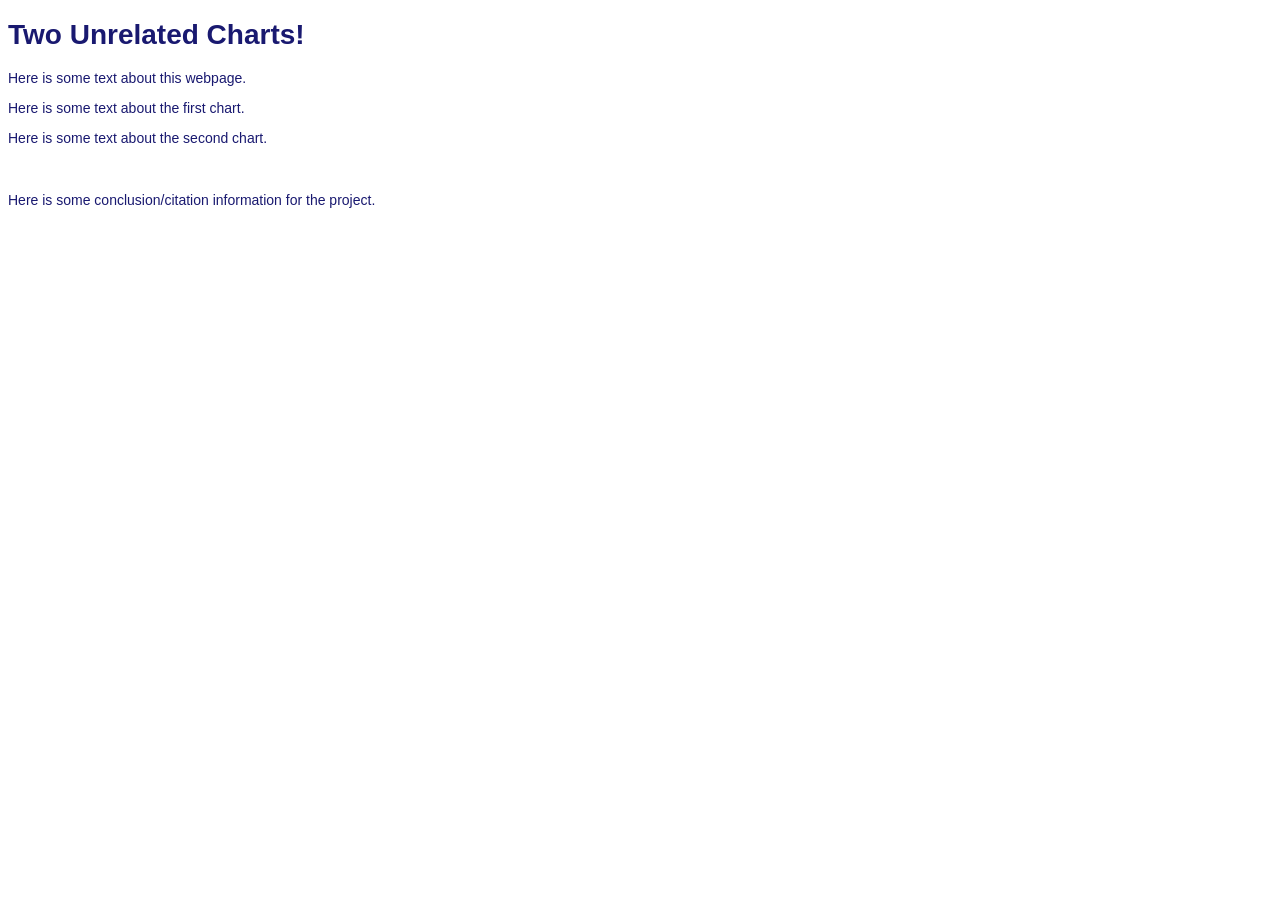
<file: ProjectSample/index.html>
<!DOCTYPE html>
<html lang="en">
    <head>
        <meta charset="utf-8">
        <title>Dichotomized Charts</title>
        <link rel="stylesheet" href="https://fonts.googleapis.com/css?family=Source+Sans+3">
        <link rel="stylesheet" href="./style.css">
    </head>
    <body>
    	<!-- The below uses some HTML. For more info see: https://www.w3schools.com/html/html_intro.asp-->
        <!-- We have two divs. We gave each an ID to call later.-->
        <h1>Two Unrelated Charts!</h1>
        <p> Here is some text about this webpage.</p>
        <div id="svg1"></div>  
        <p> Here is some text about the first chart.</p>  
        <div id="svg2"></div>  
        <p> Here is some text about the second chart.</p> 
        <!--lets add a space before the end material by adding a br-->
        <br>
        <p>Here is some conclusion/citation information for the project.</p>  
        <script src= "https://d3js.org/d3.v7.min.js"></script>
        <script src="./main.js"></script>
    </body>
</html>
</file>
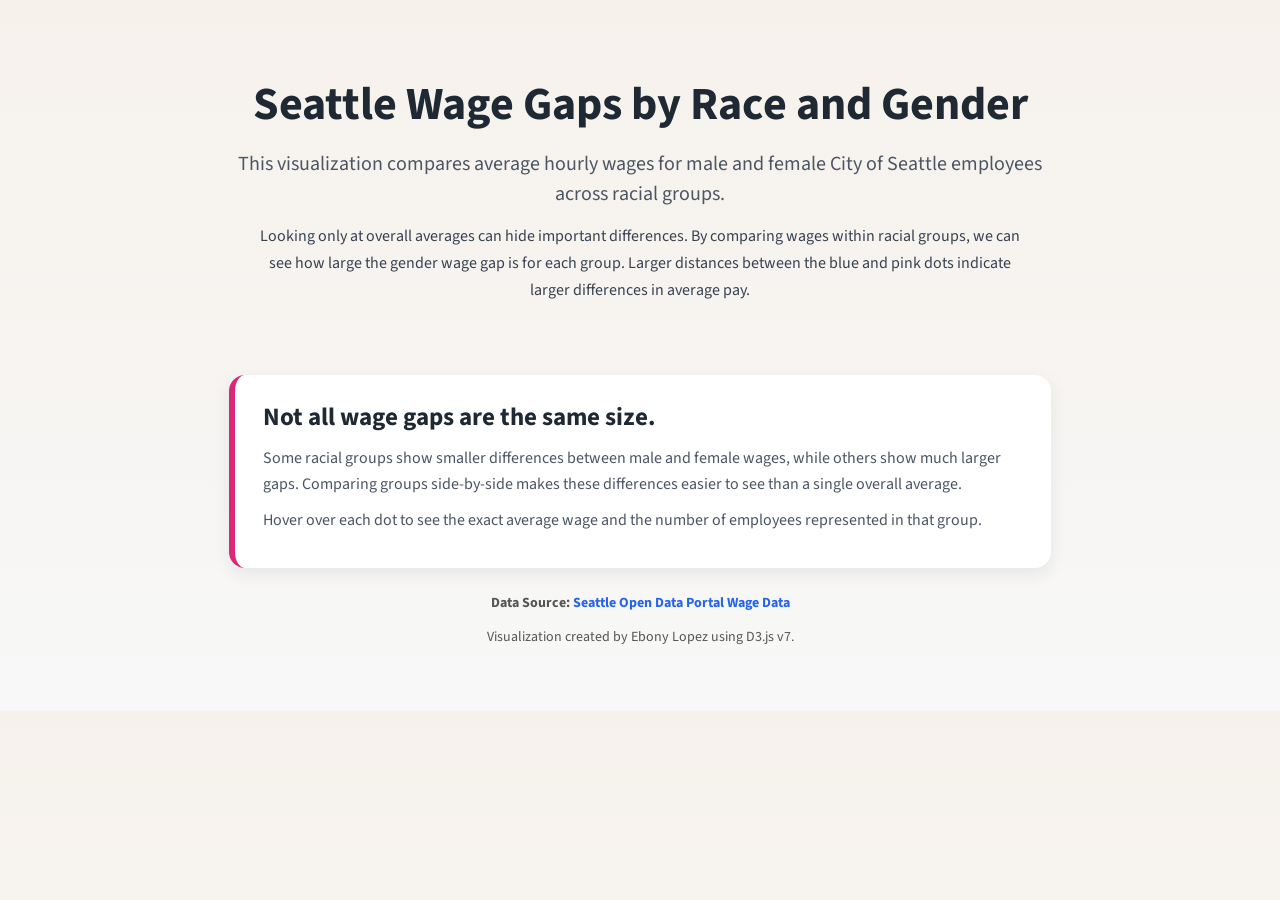
<file: D3 Homework/D3 HW4/index.html>
<!DOCTYPE html>
<html lang="en">

<head>
    <meta charset="utf-8">
    <title>Seattle Wage Gaps by Race and Gender</title>

    <link rel="stylesheet"
        href="https://fonts.googleapis.com/css?family=Source+Sans+3">
    <link rel="stylesheet" href="./style.css">
</head>

<body>

    <div class="container">

        <div class="header">
            <h1>Seattle Wage Gaps by Race and Gender</h1>

            <p class="subtitle">
                This visualization compares average hourly wages for male and female
                City of Seattle employees across racial groups.
            </p>

            <p class="story-text">
                Looking only at overall averages can hide important differences.
                By comparing wages within racial groups, we can see how large the
                gender wage gap is for each group. Larger distances between the
                blue and pink dots indicate larger differences in average pay.
            </p>
        </div>

        <div id="chart" class="chart-box"></div>

        <div class="chart-explanation">
            <h2>Not all wage gaps are the same size.</h2>

            <p>
                Some racial groups show smaller differences between male and female
                wages, while others show much larger gaps. Comparing groups side-by-side
                makes these differences easier to see than a single overall average.
            </p>

            <p>
                Hover over each dot to see the exact average wage and the number
                of employees represented in that group.
            </p>
        </div>

        <div class="notes">
            <p>
                <strong>Data Source:</strong>
                <a href="https://data.seattle.gov/City-Administration/City-of-Seattle-Wage-Data/2khk-5ukd"
                   target="_blank">
                    Seattle Open Data Portal Wage Data
                </a>
            </p>

            <p>
                Visualization created by Ebony Lopez using D3.js v7.
            </p>
        </div>

    </div>

    <script src="https://d3js.org/d3.v7.min.js"></script>
    <script src="./main.js"></script>

</body>

</html>
</file>
<file: Assignment Intro to HTML CSS/style.css>
body { /* Base edits */
  font-family: "Source Sans 3", sans-serif;
  font-size: 16px;
  background-color: #f6bae0;
  padding: 1em;
}

#review-page { /* the box that holds everything */
  max-width: 800px;
  margin: 0 auto;
  background-color: #e3d7e4;
  padding: 2em;
  border-radius: 16px;
}

h1 {
  font-size: 3em;
  color: #6600a6;
  text-align: center;
  margin: 0.25em 0;
}

h3 {
  font-size: 1.5em;
  color: #e269ff;
  text-align: center;
  margin: 0.25em 0 1em 0;
}

.game-image {
  display: block;
  max-width: 500px;
  width: 100%;
  margin: 1em auto;
  border-radius: 12px;
}

.image-credit {
  font-size: 0.9em;
  color: #777777;
  text-align: center;
}

p {
  font-size: 1.1em;
  line-height: 1.6;
  color: #333333;
}

a {
  color: #8400ff;
  font-weight: bold;
}
</file>
<file: D3 HW1/style.css>
body {
    font-family: "Source Sans 3", sans-serif;
    margin: 30px;
    text-align: center;
}

h1 {
    text-align: center;
}

svg {
    background-color: #f7f7f7;
    display: block;
    margin: auto;
}

text {
    font-size: 8px;
}
</file>
<file: D3 HW2/style.css>
body {
    font-family: "Source Sans 3", sans-serif;
    background-color: #f8f8f8;
    margin: 0;
    padding: 30px;
    text-align: center;
}

h1 {
    color: midnightblue;
    font-size: 48px;
    margin-bottom: 10px;
}

.subtitle {
    color: #555;
    font-size: 18px;
    margin-bottom: 30px;
}

svg {
    display: block;
    margin: auto;
    background-color: white;
    border-radius: 12px;
    box-shadow: 0px 4px 12px rgba(0,0,0,0.12);
    padding: 10px;
}

.axis path,
.axis line{
    stroke: midnightblue;
}

.axis text{
    font-family: sans-serif;
    font-size: 10px;
    fill: midnightblue;
}

.line{
    fill: none;
    stroke-width: 3.5px;
    stroke-linejoin: round;
    stroke-linecap: round;
    opacity: .95;
}

.title{
    font-family: sans-serif;
    font-size: 34px;
    fill: midnightblue;
    font-weight: bold;
}

.label{
    font-family: sans-serif;
    font-size: 11px;
    font-weight: 600;
}
.credit {
    font-family: sans-serif;
    font-size: 13px;
    fill: #666;
}

.creditLink {
    font-family: sans-serif;
    font-size: 13px;
    fill: steelblue;
    text-decoration: underline;
    cursor: pointer;
    font-weight: 600;
}
.resources {
    margin-top: -10px;
    margin-bottom: 25px;
    font-size: 14px;
    color: #666;
}

.resources a {
    color: steelblue;
    text-decoration: underline;
    font-weight: 600;
}

.resources a:hover {
    color: midnightblue;
}
.grid line {
    stroke: lightgray;
    stroke-opacity: 0.7;
    shape-rendering: crispEdges;
}

.grid path {
    stroke-width: 0;
}
</file>
<file: D3 HW3/style.css>
body {
    margin: 0;
    padding: 35px;
    font-family: "Source Sans 3", sans-serif;
    background: linear-gradient(135deg, #eef4ff, #f7f1ff);
    color: #1f2937;
}

.container {
    max-width: 1080px;
    margin: auto;
    padding: 36px;
    background: white;
    border-radius: 24px;
    box-shadow: 0 20px 45px rgba(31, 41, 55, 0.15);
}

.intro {
    text-align: center;
    max-width: 790px;
    margin: auto;
}

.eyebrow {
    margin: 0;
    font-size: 13px;
    letter-spacing: 1.5px;
    text-transform: uppercase;
    color: #6d5dfc;
    font-weight: 700;
}

h1 {
    margin: 8px 0 12px;
    font-size: 38px;
    line-height: 1.1;
    color: #111827;
}

.intro p {
    font-size: 17px;
    color: #4b5563;
}

.controls {
    display: flex;
    justify-content: center;
    align-items: center;
    gap: 16px;
    margin: 30px 0 20px;
    flex-wrap: wrap;
    background: #f6f7ff;
    padding: 18px;
    border-radius: 16px;
}

label {
    font-weight: 700;
}

select {
    padding: 11px 50px 11px 14px;
    border: 1px solid #c7d2fe;
    border-radius: 12px;
    background: white;
    font-size: 15px;
}

.checkbox {
    padding: 10px 14px;
    background: white;
    border: 1px solid #c7d2fe;
    border-radius: 12px;
}

#chart {
    background: #fbfdff;
    border: 1px solid #e5e7eb;
    border-radius: 18px;
    padding: 10px;
}

svg {
    width: 100%;
    height: auto;
}

.bar {
    rx: 7;
}

.bar-label {
    font-size: 13px;
    font-weight: 700;
}

.axis-label,
.chart-note {
    font-weight: 700;
    font-size: 15px;
}

.tick text {
    font-size: 12px;
    fill: #111827;
}

.tick line {
    stroke: #e5e7eb;
}

.domain {
    stroke: #9ca3af;
}

.grid line {
    stroke: #e5e7eb;
    stroke-dasharray: 4 4;
}

.grid .domain {
    display: none;
}

.tooltip {
    position: absolute;
    opacity: 0;
    background: #111827;
    color: white;
    padding: 10px 12px;
    border-radius: 10px;
    font-size: 14px;
    pointer-events: none;
    box-shadow: 0 10px 25px rgba(0, 0, 0, 0.2);
}

.source {
    text-align: center;
    margin-top: 18px;
    color: #6b7280;
}

.source a {
    color: #6d5dfc;
    font-weight: 700;
    text-decoration: none;
}

.source a:hover {
    text-decoration: underline;
}
</file>
<file: Project2/style.css>
/*
  style.css — Seattle 911 Data Narrative
  
  Typography: Encode Sans (headlines) + Open Sans (body)
  Source: UW Brand Fonts — https://www.washington.edu/brand/brand-elements/fonts/
  Loaded via Google Fonts (both available there)

  Colors: Official UW Brand Color Palette
  Source: https://www.washington.edu/brand/brand-elements/colors/
    Spirit Purple  #4b2e83  (primary, dominant)
    Husky Gold     #b7a57a  (secondary warm tone)
    Spirit Gold    #ffc700  (accent highlights — used under 15% per UW brand guidelines)
    Heritage Gold  #85754d  (dark gold for borders/text)
    White          #ffffff
    Off-white      #f5f3f0  (page background, neutral)
    Dark           #1a1a1a  (body text)
*/

@import url('https://fonts.googleapis.com/css2?family=Encode+Sans:wght@400;600;700;800&family=Open+Sans:ital,wght@0,400;0,600;1,400&display=swap');

/* ---- Reset & base ---- */
*, *::before, *::after { box-sizing: border-box; margin: 0; padding: 0; }
html { scroll-behavior: smooth; }

body {
  font-family: 'Open Sans', Arial, sans-serif;
  background-color: #f5f3f0;
  color: #1a1a1a;
  font-size: 16px;
  line-height: 1.7;
}

/* ---- Top bar ---- */
.top-bar {
  background-color: #4b2e83;
  height: 6px;
  width: 100%;
}
.gold-bar {
  background-color: #b7a57a;
  height: 3px;
  width: 100%;
}

/* ---- Header ---- */
header {
  background-color: #4b2e83;
  color: #ffffff;
  padding: 52px 24px 48px;
  text-align: center;
}
header .label {
  display: inline-block;
  background-color: #ffc700;
  color: #1a1a1a;
  font-family: 'Encode Sans', Arial, sans-serif;
  font-size: 11px;
  font-weight: 700;
  letter-spacing: 0.14em;
  text-transform: uppercase;
  padding: 4px 12px;
  margin-bottom: 20px;
}
header h1 {
  font-family: 'Encode Sans', Arial, sans-serif;
  font-size: clamp(1.9rem, 4.5vw, 3.2rem);
  font-weight: 800;
  line-height: 1.1;
  max-width: 780px;
  margin: 0 auto 16px;
  color: #ffffff;
}
header .subtitle {
  font-family: 'Open Sans', Arial, sans-serif;
  font-size: 1.05rem;
  color: #e8e3d3;
  max-width: 620px;
  margin: 0 auto 28px;
  font-style: italic;
}
.header-meta {
  border-top: 1px solid rgba(255,255,255,0.2);
  padding-top: 20px;
  font-family: 'Encode Sans', Arial, sans-serif;
  font-size: 12px;
  letter-spacing: 0.06em;
  color: #c5b4e3;
  display: flex;
  justify-content: center;
  gap: 28px;
  flex-wrap: wrap;
}

/* ---- Stat row ---- */
.stat-row {
  display: flex;
  justify-content: center;
  max-width: 1000px;
  margin: 0 auto;
  border-bottom: 3px solid #4b2e83;
}
.stat-block {
  flex: 1 1 200px;
  background: #ffffff;
  padding: 28px 20px;
  text-align: center;
  border-right: 1px solid #ddd;
}
.stat-block:last-child { border-right: none; }
.stat-number {
  display: block;
  font-family: 'Encode Sans', Arial, sans-serif;
  font-size: 2.4rem;
  font-weight: 800;
  color: #4b2e83;
  line-height: 1;
  margin-bottom: 6px;
}
.stat-label {
  font-family: 'Open Sans', Arial, sans-serif;
  font-size: 12px;
  color: #666;
  text-transform: uppercase;
  letter-spacing: 0.07em;
}

/* ---- Layout ---- */
.container {
  max-width: 1060px;
  margin: 0 auto;
  padding: 0 24px;
}

/* ---- Intro ---- */
.intro-block {
  max-width: 740px;
  margin: 52px auto 56px;
  padding: 0 24px;
}
.so-what {
  background: #4b2e83;
  color: #ffffff;
  border-left: 5px solid #ffc700;
  padding: 20px 24px;
  margin-bottom: 28px;
  font-family: 'Encode Sans', Arial, sans-serif;
  font-size: 1.05rem;
  font-weight: 600;
  line-height: 1.5;
}
.so-what span {
  display: block;
  font-size: 10px;
  font-weight: 700;
  letter-spacing: 0.15em;
  text-transform: uppercase;
  color: #ffc700;
  margin-bottom: 6px;
}
.intro-block p {
  margin-bottom: 1em;
  color: #333;
}

/* ---- Section ---- */
.story-section {
  margin-bottom: 72px;
}
.section-label {
  max-width: 1060px;
  margin: 0 auto 4px;
  padding: 0 24px;
  display: flex;
  align-items: center;
  gap: 12px;
}
.section-tag {
  font-family: 'Encode Sans', Arial, sans-serif;
  font-size: 10px;
  font-weight: 700;
  letter-spacing: 0.18em;
  text-transform: uppercase;
  color: #ffffff;
  background: #4b2e83;
  padding: 3px 10px;
  white-space: nowrap;
}
.section-rule {
  flex: 1;
  height: 1px;
  background: #4b2e83;
}
.story-section h2 {
  font-family: 'Encode Sans', Arial, sans-serif;
  font-size: clamp(1.25rem, 2.8vw, 1.75rem);
  font-weight: 700;
  color: #4b2e83;
  max-width: 1060px;
  margin: 0 auto 8px;
  padding: 8px 24px 0;
  line-height: 1.2;
}
.section-text {
  max-width: 700px;
  margin: 0 auto 24px;
  padding: 0 24px;
  color: #555;
  font-size: 0.95rem;
}

/* ---- Chart card ---- */
.chart-card {
  max-width: 1060px;
  margin: 0 auto;
  background: #ffffff;
  border: 1px solid #ddd;
  border-top: 3px solid #4b2e83;
  padding: 28px 24px 20px;
  overflow-x: auto;
}

/* ---- Callout ---- */
.callout {
  max-width: 700px;
  margin: 20px auto 0;
  padding: 16px 20px;
  border-left: 4px solid #b7a57a;
  background: #fff;
  font-size: 0.92rem;
  color: #444;
}
.callout strong { color: #4b2e83; }

/* ---- Legend ---- */
.legend {
  display: flex;
  gap: 20px;
  justify-content: flex-end;
  align-items: center;
  font-family: 'Encode Sans', Arial, sans-serif;
  font-size: 11px;
  font-weight: 600;
  letter-spacing: 0.06em;
  text-transform: uppercase;
  color: #555;
  margin-bottom: 12px;
}
.legend-dot {
  width: 10px;
  height: 10px;
  border-radius: 50%;
  display: inline-block;
  margin-right: 4px;
}
.dot-2020 { background: #b7a57a; }
.dot-2025 { background: #4b2e83; }

/* ---- Precinct layout ---- */
.precinct-layout {
  display: flex;
  gap: 28px;
  align-items: flex-start;
  flex-wrap: wrap;
  max-width: 1060px;
  margin: 0 auto 20px;
  padding: 0 24px;
}
.precinct-img-wrap { flex: 0 0 260px; }
.precinct-img-wrap img {
  width: 100%;
  border: 1px solid #ccc;
  border-top: 3px solid #4b2e83;
}
.precinct-img-wrap figcaption {
  font-size: 11px;
  color: #888;
  margin-top: 5px;
  font-style: italic;
}
.precinct-text {
  flex: 1 1 280px;
  font-size: 0.95rem;
  color: #444;
}
.precinct-text p + p { margin-top: 10px; }

/* ---- Tooltip ---- */
.tooltip {
  position: absolute;
  background: #4b2e83;
  color: #ffffff;
  padding: 8px 12px;
  font-family: 'Encode Sans', Arial, sans-serif;
  font-size: 12px;
  pointer-events: none;
  opacity: 0;
  transition: opacity 0.12s;
  z-index: 100;
}

/* ---- Footer / References ---- */
footer {
  background: #4b2e83;
  color: #e8e3d3;
  padding: 52px 24px 44px;
  margin-top: 72px;
}
footer .footer-inner {
  max-width: 1060px;
  margin: 0 auto;
}
footer h3 {
  font-family: 'Encode Sans', Arial, sans-serif;
  font-size: 1.1rem;
  font-weight: 700;
  color: #ffc700;
  margin-bottom: 18px;
  padding-bottom: 10px;
  border-bottom: 1px solid rgba(255,255,255,0.15);
}
footer ol {
  font-family: 'Open Sans', Arial, sans-serif;
  font-size: 12.5px;
  line-height: 1.9;
  color: #c5b4e3;
  padding-left: 18px;
}
footer ol li { margin-bottom: 6px; }
footer a { color: #b7a57a; text-decoration: none; }
footer a:hover { text-decoration: underline; }
footer .footer-note {
  font-size: 11px;
  color: rgba(255,255,255,0.35);
  margin-top: 24px;
  padding-top: 18px;
  border-top: 1px solid rgba(255,255,255,0.1);
  line-height: 1.7;
}

/* ---- D3 chart element styles ---- */
.axis text {
  font-family: 'Open Sans', Arial, sans-serif;
  font-size: 11px;
  fill: #555;
}
.axis path, .axis line { stroke: #ddd; }
.grid .tick line { stroke: #f0eee9; }
.grid .domain { display: none; }

.bar { fill: #4b2e83; }
.bar:hover { fill: #ffc700; cursor: pointer; }

.bar-2020 { fill: #b7a57a; }
.bar-2025 { fill: #4b2e83; }

.positive { fill: #2e7d32; }
.negative { fill: #c62828; }

.label {
  font-family: 'Open Sans', Arial, sans-serif;
  font-size: 11px;
  fill: #555;
}

.heat-cell:hover {
  stroke: #000;
  stroke-width: 1px;
}
/* ---- Explainer grid (new) ---- */
.explainer-grid {
  display: grid;
  grid-template-columns: repeat(auto-fit, minmax(280px, 1fr));
  gap: 20px;
  max-width: 1060px;
  margin: 0 auto 28px;
  padding: 0 24px;
}
.explainer-card {
  background: #ffffff;
  border: 1px solid #ddd;
  border-top: 3px solid #4b2e83;
  padding: 22px 20px 18px;
}
.explainer-icon {
  font-size: 1.6rem;
  margin-bottom: 10px;
}
.explainer-card h3 {
  font-family: 'Encode Sans', Arial, sans-serif;
  font-size: 1rem;
  font-weight: 700;
  color: #4b2e83;
  margin-bottom: 10px;
}
.explainer-card p {
  font-size: 0.9rem;
  color: #444;
  margin-bottom: 10px;
  line-height: 1.6;
}
.explainer-card p:last-child { margin-bottom: 0; }
.explainer-cite {
  font-size: 0.78rem !important;
  color: #888 !important;
  border-top: 1px solid #eee;
  padding-top: 8px;
  margin-top: 10px !important;
}
.explainer-cite a { color: #4b2e83; text-decoration: none; }
.explainer-cite a:hover { text-decoration: underline; }

/* Priority card spans full width on larger screens */
.priority-card {
  grid-column: 1 / -1;
}

/* Priority list */
.priority-list {
  list-style: none;
  padding: 0;
  margin: 10px 0 10px;
}
.priority-list li {
  font-size: 0.9rem;
  color: #444;
  margin-bottom: 8px;
  padding-left: 4px;
  display: flex;
  align-items: flex-start;
  gap: 8px;
}
.priority-badge {
  display: inline-block;
  font-family: 'Encode Sans', Arial, sans-serif;
  font-size: 10px;
  font-weight: 700;
  letter-spacing: 0.06em;
  text-transform: uppercase;
  padding: 2px 7px;
  border-radius: 2px;
  white-space: nowrap;
  flex-shrink: 0;
  margin-top: 2px;
}
.p1 { background: #c62828; color: #fff; }
.p2 { background: #e65100; color: #fff; }
.p3 { background: #b7a57a; color: #1a1a1a; }
.p4 { background: #e0e0e0; color: #333; }

/* Inline citation links */
.inline-cite {
  color: #4b2e83;
  text-decoration: none;
  font-size: 0.85em;
}
.inline-cite:hover { text-decoration: underline; }

/* ---- Precinct layout (updated) ---- */
.precinct-layout {
  display: flex;
  gap: 28px;
  align-items: flex-start;
  flex-wrap: wrap;
  max-width: 1060px;
  margin: 0 auto 20px;
  padding: 0 24px;
}
.precinct-img-wrap {
  flex: 0 0 220px;
  position: sticky;
  top: 20px;
}
.precinct-img-wrap img {
  width: 100%;
  border: 1px solid #ccc;
  border-top: 3px solid #4b2e83;
}
.precinct-img-wrap figcaption {
  font-size: 11px;
  color: #888;
  margin-top: 5px;
  font-style: italic;
}
.precinct-chart-and-text {
  flex: 1 1 500px;
  display: flex;
  flex-direction: column;
  gap: 16px;
}
.precinct-text {
  font-size: 0.95rem;
  color: #444;
}
.precinct-text p + p { margin-top: 10px; }
.precinct-chart-card {
  margin: 0 !important;
  max-width: 100% !important;
}

/* Section spacing consistency */
.story-section h2 + h2 {
  margin-top: 36px;
}

/* Priority 5 badge */
.p5 { background: #9e9e9e; color: #fff; }

/* Call type glossary grid */
.calltype-card {
  grid-column: 1 / -1;
}
.calltype-grid {
  display: grid;
  grid-template-columns: repeat(auto-fill, minmax(260px, 1fr));
  gap: 12px;
  margin: 14px 0 14px;
}
.calltype-item {
  background: #f5f3f0;
  border-left: 3px solid #4b2e83;
  padding: 10px 12px;
}
.calltype-name {
  display: block;
  font-family: 'Encode Sans', Arial, sans-serif;
  font-size: 0.85rem;
  font-weight: 700;
  color: #4b2e83;
  margin-bottom: 4px;
}
.calltype-def {
  display: block;
  font-size: 0.82rem;
  color: #555;
  line-height: 1.5;
}
</file>
<file: ProjectSample/style.css>
h1 {
              font-family: "Helvetica", "Arial", sans-serif;
              font-size: 28px;
              color: midnightblue;
            }

            /* this is how we are styling all of our Ps */
            p {
              font-family: "Helvetica", "Arial", sans-serif;
              font-size: 14px;
              color: midnightblue;
            }

            /*this is how we are styling the axes for BOTH charts*/
            .axis path, 
            .axis line{
                stroke: midnightblue;
            }
            .axis text{
                font-family: "Helvetica", "Arial", sans-serif;
                color: midnightblue;
                }
</file>
<file: D3 Homework/D3 HW4/style.css>
body {
    font-family: "Source Sans 3", sans-serif;
    margin: 0;
    background: linear-gradient(180deg, #f6f1eb 0%, #f8f8f8 100%);
    color: #222;
}

.container {
    max-width: 1120px;
    margin: auto;
    padding: 50px 40px;
}

.header {
    text-align: center;
    max-width: 850px;
    margin: 0 auto 35px auto;
}

h1 {
    font-size: 46px;
    line-height: 1.05;
    margin-bottom: 14px;
    color: #1f2933;
}

.subtitle {
    font-size: 20px;
    line-height: 1.5;
    color: #4b5563;
    margin-bottom: 14px;
}

.story-text {
    font-size: 16px;
    line-height: 1.7;
    color: #374151;
    max-width: 780px;
    margin: auto;
}

.chart-box {
    display: flex;
    justify-content: center;
    margin-top: 30px;
}

svg {
    background: #ffffff;
    border-radius: 18px;
    box-shadow: 0 12px 30px rgba(31, 41, 55, 0.12);
    border: 1px solid #eeeeee;
}

.chart-title {
    font-size: 22px;
    font-weight: 800;
    fill: #1f2933;
}

.axis path,
.axis line {
    stroke: #d1d5db;
}

.axis text {
    font-size: 13px;
    fill: #374151;
}

.grid line {
    stroke: #edf0f2;
}

.grid path {
    display: none;
}

.connection {
    stroke: #9ca3af;
    stroke-width: 4;
    opacity: 0.65;
    stroke-linecap: round;
}

.male {
    fill: #2563eb;
    stroke: white;
    stroke-width: 2;
}

.female {
    fill: #db2777;
    stroke: white;
    stroke-width: 2;
}

.label {
    font-size: 13px;
    font-weight: 600;
    fill: #4b5563;
}

.tooltip {
    position: absolute;
    background: #111827;
    color: white;
    border-radius: 8px;
    padding: 10px 12px;
    font-size: 13px;
    pointer-events: none;
    box-shadow: 0 8px 20px rgba(0,0,0,.22);
    opacity: 0;
    line-height: 1.4;
}

.chart-explanation {
    max-width: 760px;
    margin: 35px auto 20px auto;
    padding: 24px 28px;
    background: white;
    border-radius: 16px;
    box-shadow: 0 6px 18px rgba(31, 41, 55, 0.08);
    border-left: 6px solid #db2777;
}

.chart-explanation h2 {
    font-size: 25px;
    margin: 0 0 10px 0;
    color: #1f2933;
}

.chart-explanation p {
    color: #4b5563;
    line-height: 1.65;
    margin: 10px 0;
}

.notes {
    max-width: 760px;
    margin: 25px auto 0 auto;
    font-size: 14px;
    color: #555;
    text-align: center;
}

a {
    color: #2563eb;
    font-weight: 700;
    text-decoration: none;
}

a:hover {
    text-decoration: underline;
}
</file>
